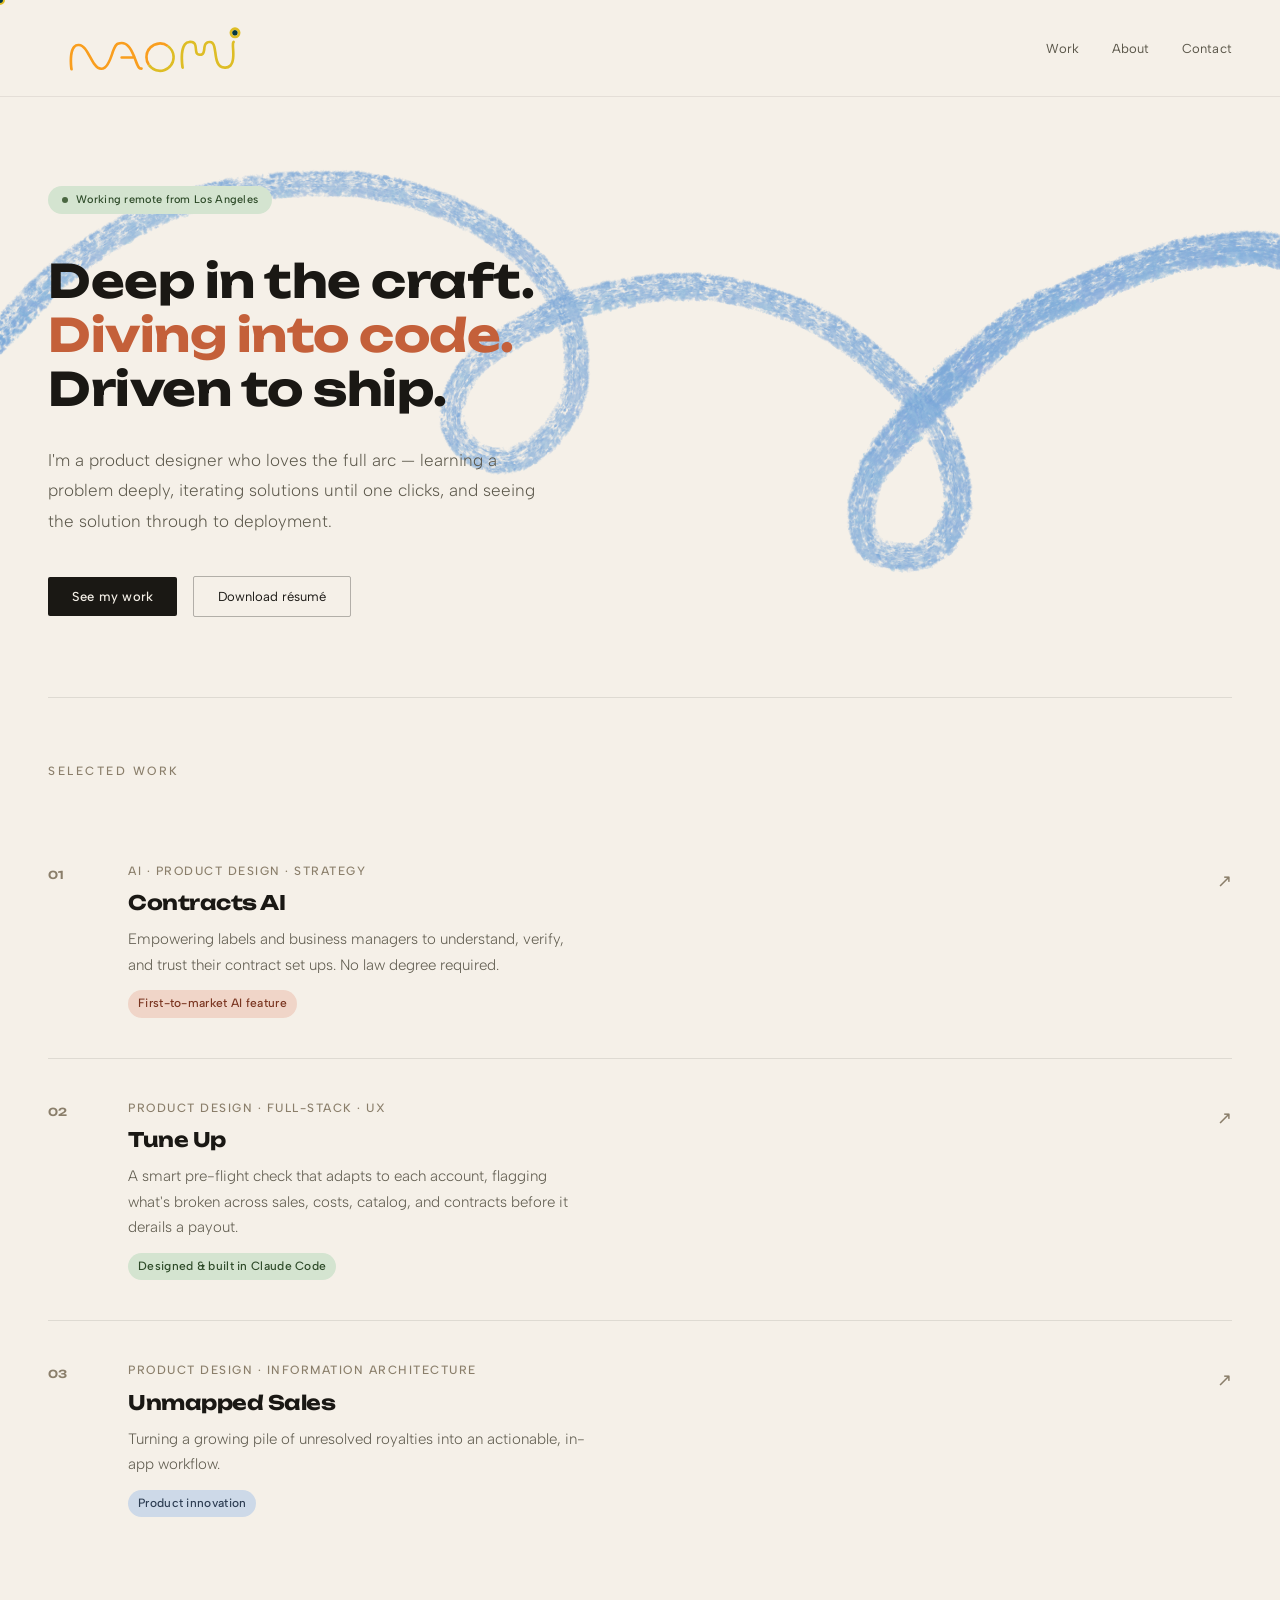
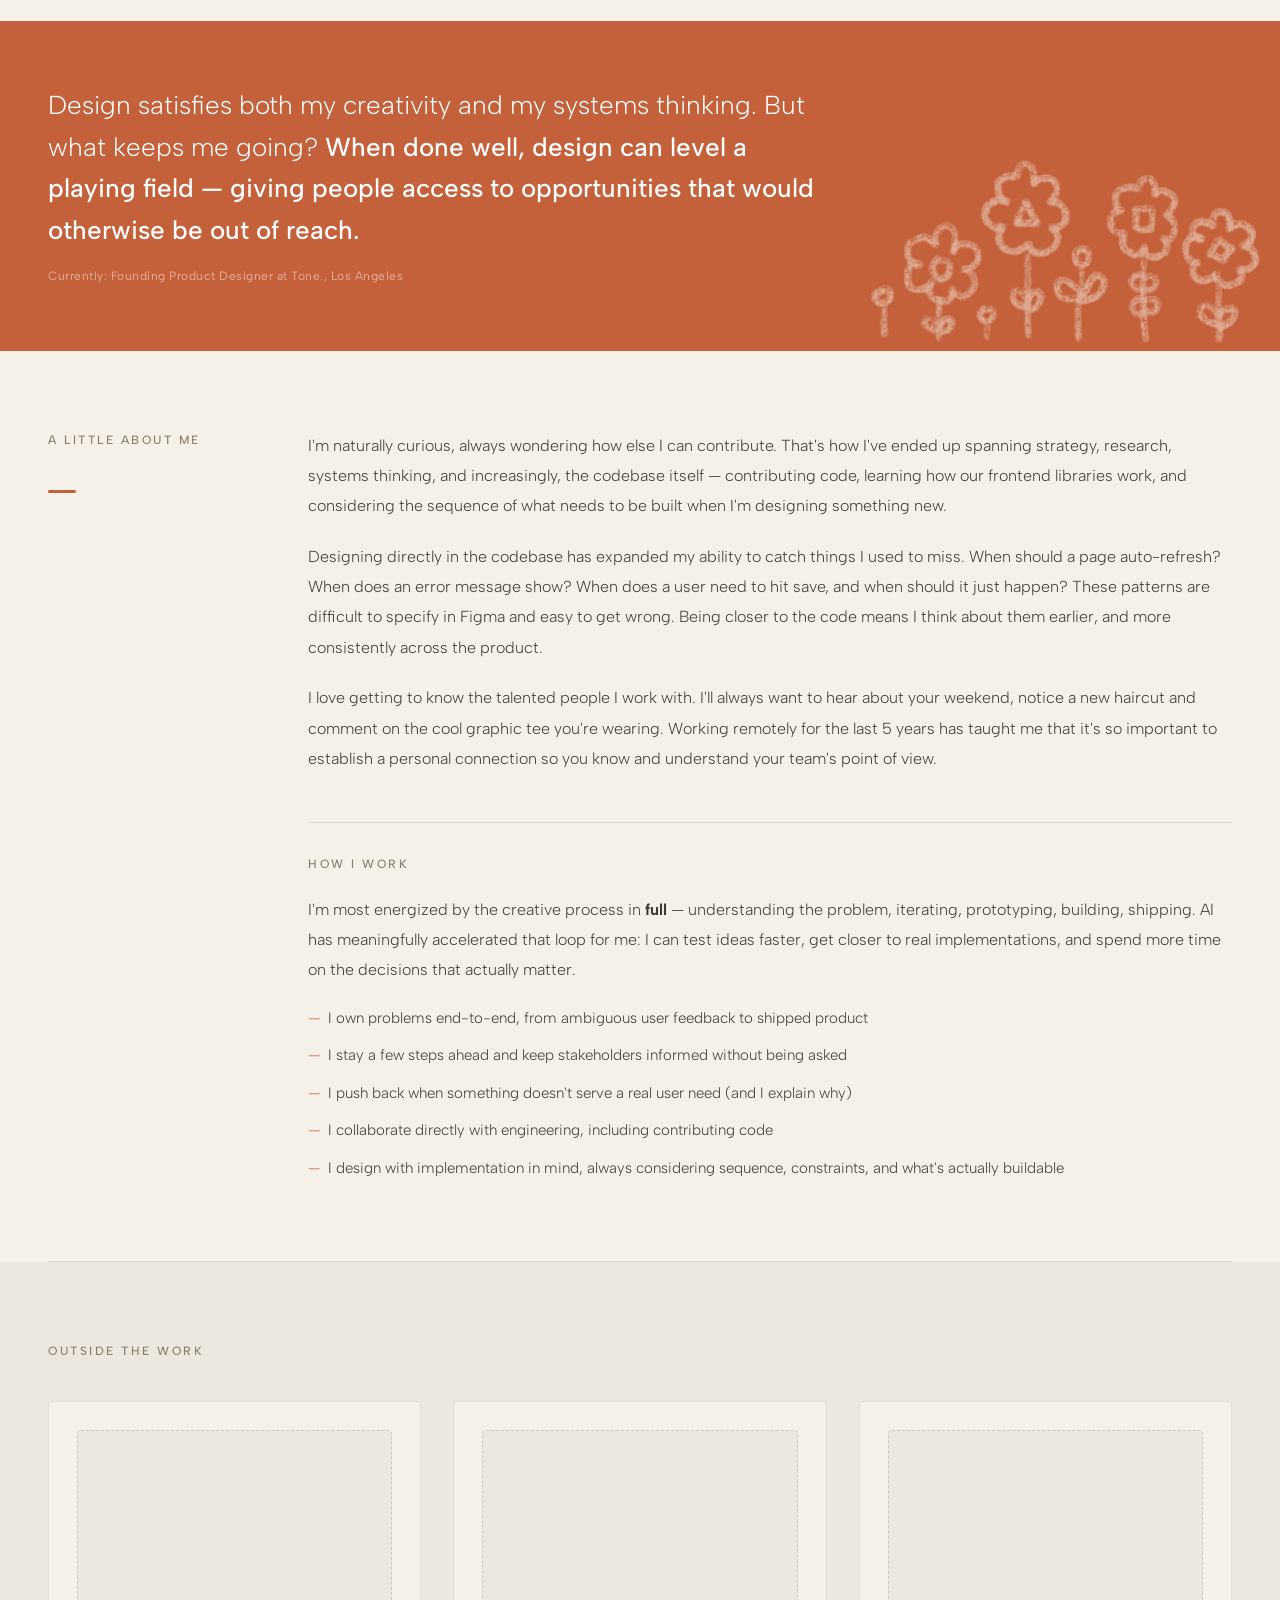
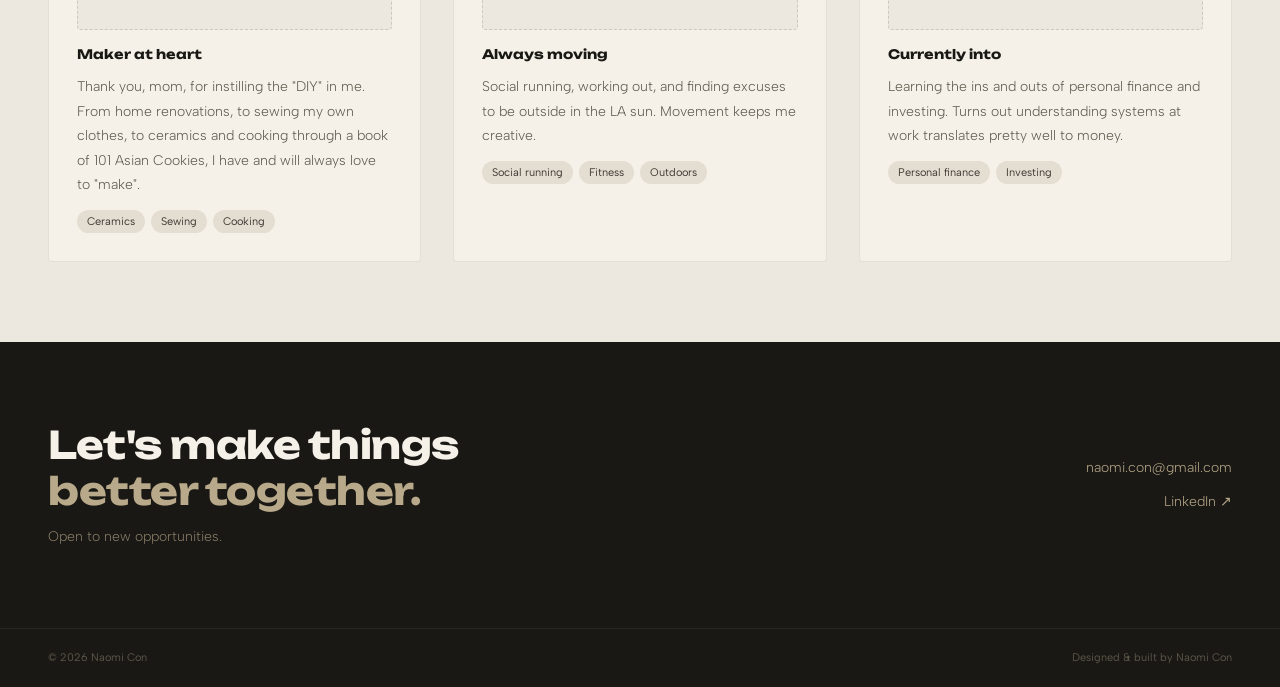
<file: index.html>
<!DOCTYPE html>
<html lang="en">
<head>
<meta charset="UTF-8">
<meta name="viewport" content="width=device-width, initial-scale=1.0">
<title>Naomi Con — Product Designer</title>
<link rel="icon" type="image/png" href="nc_favicon.png">
<link rel="preconnect" href="https://fonts.googleapis.com">
<link rel="preconnect" href="https://fonts.gstatic.com" crossorigin>
<link href="https://fonts.googleapis.com/css2?family=Unbounded:wght@600;700;900&family=Albert+Sans:ital,wght@0,300;0,400;0,500;1,300;1,400&display=swap" rel="stylesheet">
<link rel="stylesheet" href="styles.css">
</head>
<body>

<div class="cursor" id="cursor"></div>

<nav>
  <a class="nav-logo" href="index.html"><svg xmlns="http://www.w3.org/2000/svg" viewBox="0 0 231.81 88.94" height="80" aria-label="Naomi Con"><defs><style>.cls-1{fill:#043740;}.cls-2{fill:#f99e1e;}.cls-3{fill:#debd25;}</style></defs><path class="cls-1" d="M207.88,24.42A3.16,3.16,0,1,0,211,27.58,3.17,3.17,0,0,0,207.88,24.42Z"/><path class="cls-2" d="M104,65.93c-1.94,0-2.67-1.46-5.49-8.93-.4-1.08-.85-2.26-1.35-3.55-5.3-13.68-11.49-18.31-20.08-15C73.83,39.67,72,44.8,69.86,50.74c-2.57,7.2-5.5,15.36-10.66,15.36-4.43,0-7.83-6.28-11.12-12.36-3.7-6.82-7.51-13.87-13.68-14A7.68,7.68,0,0,0,28,42.27c-6.16,6.79-3.38,25.33-3.26,26.11a1.47,1.47,0,0,0,1.44,1.24l.23,0a1.46,1.46,0,0,0,1.22-1.66C26.9,63,25.86,49,30.2,44.23a4.84,4.84,0,0,1,4.06-1.61h.05c4.48.11,7.9,6.41,11.2,12.51C49.21,62,53,69,59.2,69c7.22,0,10.51-9.19,13.41-17.29,1.65-4.6,3.52-9.82,5.49-10.57C83,39.27,88.36,39.5,94,53.54H81.85a1.46,1.46,0,1,0,0,2.92h13.3l.6,1.58c2.89,7.65,4.09,10.82,8.22,10.82a1.46,1.46,0,1,0,0-2.92Z"/><path class="cls-3" d="M205.65,36.47c-1.78,1.1-1.6,4.12-1.31,9.12.34,5.81.81,13.76-2.53,17.3a6.64,6.64,0,0,1-5.13,1.93c-6.6,0-8-6.32-9.15-15.24-.88-6.54-1.79-13.3-7.5-13.3h-.13c-6.51.11-7.14,5.21-7.6,8.94s-.9,5.32-3.4,5.32h-.06c-2.24,0-2.64-1.12-3-5.16-.29-3.85-.74-9.67-8.79-9.1a8.18,8.18,0,0,0-6,3.25c-6,7.56-2.94,26.19-2.81,27a1.47,1.47,0,0,0,1.44,1.22l.24,0a1.45,1.45,0,0,0,1.2-1.68A77.2,77.2,0,0,1,150.29,56c-.09-6.93,1-12,3.05-14.63a5.31,5.31,0,0,1,4-2.15c4.92-.34,5.33,2,5.67,6.41.25,3.3.6,7.81,5.83,7.86h.09c5.32,0,5.88-4.55,6.29-7.88.5-4,1-6.32,4.76-6.39H180c3,0,3.73,4.08,4.62,10.76,1.07,7.92,2.39,17.78,12.05,17.78a9.56,9.56,0,0,0,7.26-2.85c4.2-4.45,3.69-13.13,3.31-19.47-.14-2.44-.33-5.77.05-6.55a1.47,1.47,0,0,0,.36-1.93A1.45,1.45,0,0,0,205.65,36.47Z"/><path class="cls-3" d="M207.88,21.5A6.08,6.08,0,1,0,214,27.58,6.09,6.09,0,0,0,207.88,21.5Zm0,9.23A3.16,3.16,0,1,1,211,27.58,3.16,3.16,0,0,1,207.88,30.73Z"/><path class="cls-2" d="M108,54.71a16.47,16.47,0,0,0,3.2,9.77l2.09-2.09a13.65,13.65,0,0,1,19-19l2.09-2.09A16.56,16.56,0,0,0,108,54.71Z"/><path class="cls-3" d="M138.2,54.71a13.66,13.66,0,0,1-24.95,7.68l-2.09,2.09a16.57,16.57,0,1,0,23.15-23.15l-2.09,2.09A13.64,13.64,0,0,1,138.2,54.71Z"/></svg></a>
  <ul class="nav-links">
    <li><a href="#work-anchor">Work</a></li>
    <li><a href="#about-anchor">About</a></li>
    <li><a href="#contact-anchor">Contact</a></li>
  </ul>
</nav>

<section class="hero">
  <div class="hero-content">
    <div class="hero-pill">
      <div class="hero-pill-dot"></div>
      <span>Working remote from Los Angeles</span>
    </div>
    <h1>Deep in the craft.<br><em>Diving into code.</em><br>Driven to ship.</h1>
    <p class="hero-sub">I'm a product designer who loves the full arc — learning a problem deeply, iterating solutions until one clicks, and seeing the solution through to deployment.</p>
    <div class="cta-row">
      <button class="btn-primary" onclick="document.getElementById('work-anchor').scrollIntoView({behavior:'smooth'})">See my work</button>
      <button class="btn-secondary" onclick="alert('Résumé coming soon!')">Download résumé</button>
    </div>
  </div>
</section>

<hr class="divider">

<section class="work-section" id="work-anchor">
  <p class="section-label">Selected work</p>
  <div class="work-grid">

    <a class="case-card" href="contracts.html">
      <div class="case-number">01</div>
      <div>
        <p class="case-tag">AI · Product Design · Strategy</p>
        <h2 class="case-title">Contracts AI</h2>
        <p class="case-desc">Empowering labels and business managers to understand, verify, and trust their contract set ups. No law degree required.</p>
        <span class="case-pill pill-terracotta">First-to-market AI feature</span>
      </div>
      <div class="case-arrow">↗</div>
    </a>

    <a class="case-card" href="homepage.html">
      <div class="case-number">02</div>
      <div>
        <p class="case-tag">Product Design · Full-stack · UX</p>
        <h2 class="case-title">Tune Up</h2>
        <p class="case-desc">A smart pre-flight check that adapts to each account, flagging what's broken across sales, costs, catalog, and contracts before it derails a payout.</p>
        <span class="case-pill pill-sage">Designed & built in Claude Code</span>
      </div>
      <div class="case-arrow">↗</div>
    </a>

    <a class="case-card" href="unmapped.html">
      <div class="case-number">03</div>
      <div>
        <p class="case-tag">Product Design · Information Architecture</p>
        <h2 class="case-title">Unmapped Sales</h2>
        <p class="case-desc">Turning a growing pile of unresolved royalties into an actionable, in-app workflow.</p>
        <span class="case-pill pill-blue">Product innovation</span>
      </div>
      <div class="case-arrow">↗</div>
    </a>

  </div>
</section>

<div class="color-band">
  <div class="color-band-content">
    <p class="color-band-text">Design satisfies both my creativity and my systems thinking. But what keeps me going? <strong>When done well, design can level a playing field — giving people access to opportunities that would otherwise be out of reach.</strong></p>
    <p class="color-band-sub">Currently: Founding Product Designer at Tone., Los Angeles</p>
  </div>
  <div class="color-band-img-wrap">
    <img class="color-band-img" src="images/Garden.png" alt="">
  </div>
</div>

<section class="about-section" id="about-anchor">
  <div class="about-grid">
    <div>
      <p class="section-label">A little about me</p>
      <div class="about-accent"></div>
    </div>
    <div>
      <div class="about-body">
        <p>I'm naturally curious, always wondering how else I can contribute. That's how I've ended up spanning strategy, research, systems thinking, and increasingly, the codebase itself — contributing code, learning how our frontend libraries work, and considering the sequence of what needs to be built when I'm designing something new.</p>
        <p>Designing directly in the codebase has expanded my ability to catch things I used to miss. When should a page auto-refresh? When does an error message show? When does a user need to hit save, and when should it just happen? These patterns are difficult to specify in Figma and easy to get wrong. Being closer to the code means I think about them earlier, and more consistently across the product.</p>
        <p>I love getting to know the talented people I work with. I'll always want to hear about your weekend, notice a new haircut and comment on the cool graphic tee you're wearing. Working remotely for the last 5 years has taught me that it's so important to establish a personal connection so you know and understand your team's point of view.</p>
      </div>
      <div class="how-i-work">
        <p class="how-label">How I work</p>
        <div class="about-body">
          <p>I'm most energized by the creative process in <strong>full</strong> — understanding the problem, iterating, prototyping, building, shipping. AI has meaningfully accelerated that loop for me: I can test ideas faster, get closer to real implementations, and spend more time on the decisions that actually matter.</p>
        </div>
        <ul class="how-list">
          <li>I own problems end-to-end, from ambiguous user feedback to shipped product</li>
          <li>I stay a few steps ahead and keep stakeholders informed without being asked</li>
          <li>I push back when something doesn't serve a real user need (and I explain why)</li>
          <li>I collaborate directly with engineering, including contributing code</li>
          <li>I design with implementation in mind, always considering sequence, constraints, and what's actually buildable</li>
        </ul>
      </div>
    </div>
  </div>
</section>

<hr class="divider">

<section class="personal-section">
  <p class="section-label">Outside the work</p>
  <div class="personal-grid">
    <div class="personal-card">
      <div class="personal-card-icon"><div class="placeholder-sm"></div></div>
      <h3>Maker at heart</h3>
      <p>Thank you, mom, for instilling the "DIY" in me. From home renovations, to sewing my own clothes, to ceramics and cooking through a book of 101 Asian Cookies, I have and will always love to "make".</p>
      <div class="tag-row">
        <span class="personal-tag">Ceramics</span>
        <span class="personal-tag">Sewing</span>
        <span class="personal-tag">Cooking</span>
      </div>
    </div>
    <div class="personal-card">
      <div class="personal-card-icon"><div class="placeholder-sm"></div></div>
      <h3>Always moving</h3>
      <p>Social running, working out, and finding excuses to be outside in the LA sun. Movement keeps me creative.</p>
      <div class="tag-row">
        <span class="personal-tag">Social running</span>
        <span class="personal-tag">Fitness</span>
        <span class="personal-tag">Outdoors</span>
      </div>
    </div>
    <div class="personal-card">
      <div class="personal-card-icon"><div class="placeholder-sm"></div></div>
      <h3>Currently into</h3>
      <p>Learning the ins and outs of personal finance and investing. Turns out understanding systems at work translates pretty well to money.</p>
      <div class="tag-row">
        <span class="personal-tag">Personal finance</span>
        <span class="personal-tag">Investing</span>
      </div>
    </div>
  </div>
</section>

<div class="contact-section" id="contact-anchor">
  <div class="contact-left">
    <h2>Let's make things<br><em>better together.</em></h2>
    <p>Open to new opportunities.</p>
  </div>
  <div class="contact-links">
    <a class="contact-link" href="mailto:naomi.con@gmail.com">naomi.con@gmail.com</a>
    <a class="contact-link" href="https://www.linkedin.com/in/naomicon" target="_blank" rel="noopener">LinkedIn ↗</a>
  </div>
</div>

<div class="footer-bar">
  <p>© 2026 Naomi Con</p>
  <p>Designed & built by Naomi Con</p>
</div>

<script>
  const cursor = document.getElementById('cursor');
  document.addEventListener('mousemove', e => {
    cursor.style.left = e.clientX + 'px';
    cursor.style.top = e.clientY + 'px';
  });
  document.querySelectorAll('a, button, .case-card').forEach(el => {
    el.addEventListener('mouseenter', () => cursor.classList.add('hovering'));
    el.addEventListener('mouseleave', () => cursor.classList.remove('hovering'));
  });

  const cards = document.querySelectorAll('.case-card');
  cards.forEach((card, i) => {
    card.style.opacity = '0';
    card.style.transform = 'translateY(16px)';
    card.style.transition = `opacity 0.4s ease ${i * 0.1}s, transform 0.4s ease ${i * 0.1}s`;
    setTimeout(() => {
      card.style.opacity = '1';
      card.style.transform = 'translateY(0)';
    }, 100 + i * 100);
  });
</script>
</body>
</html>
</file>
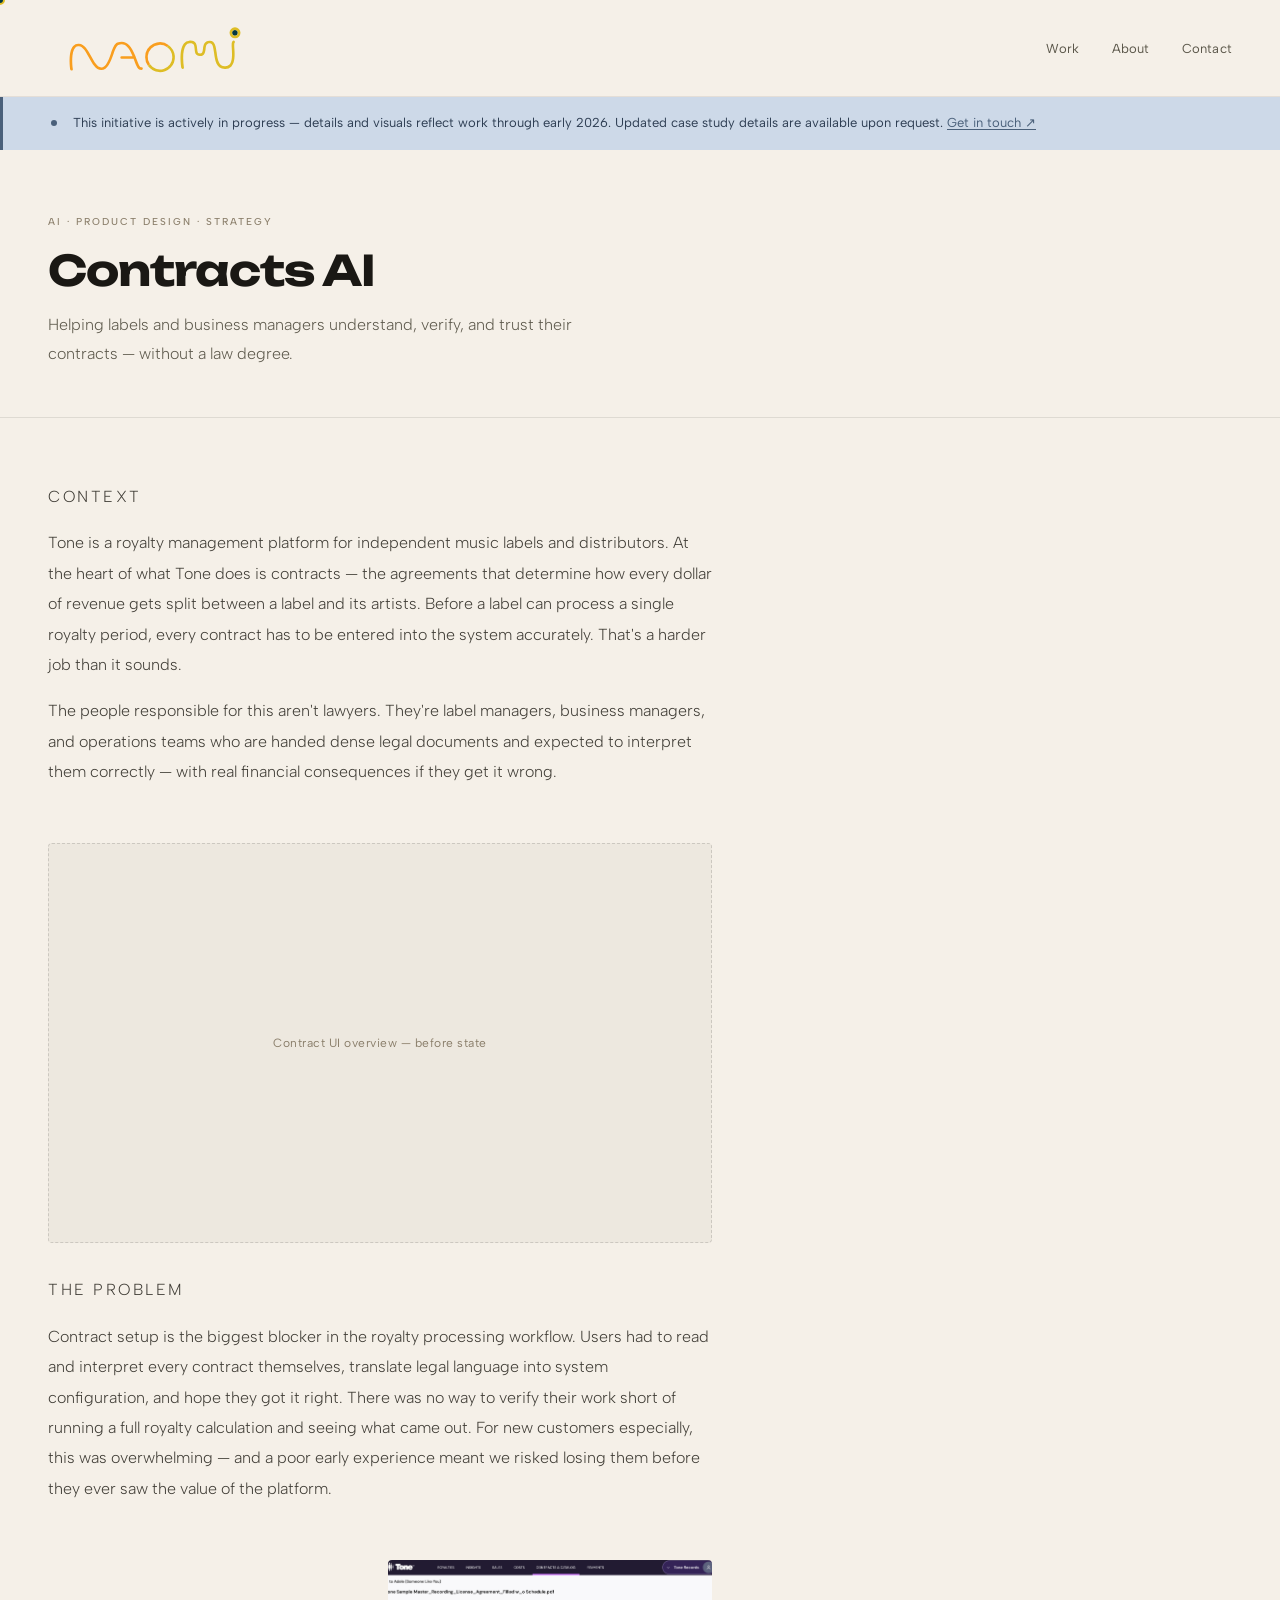
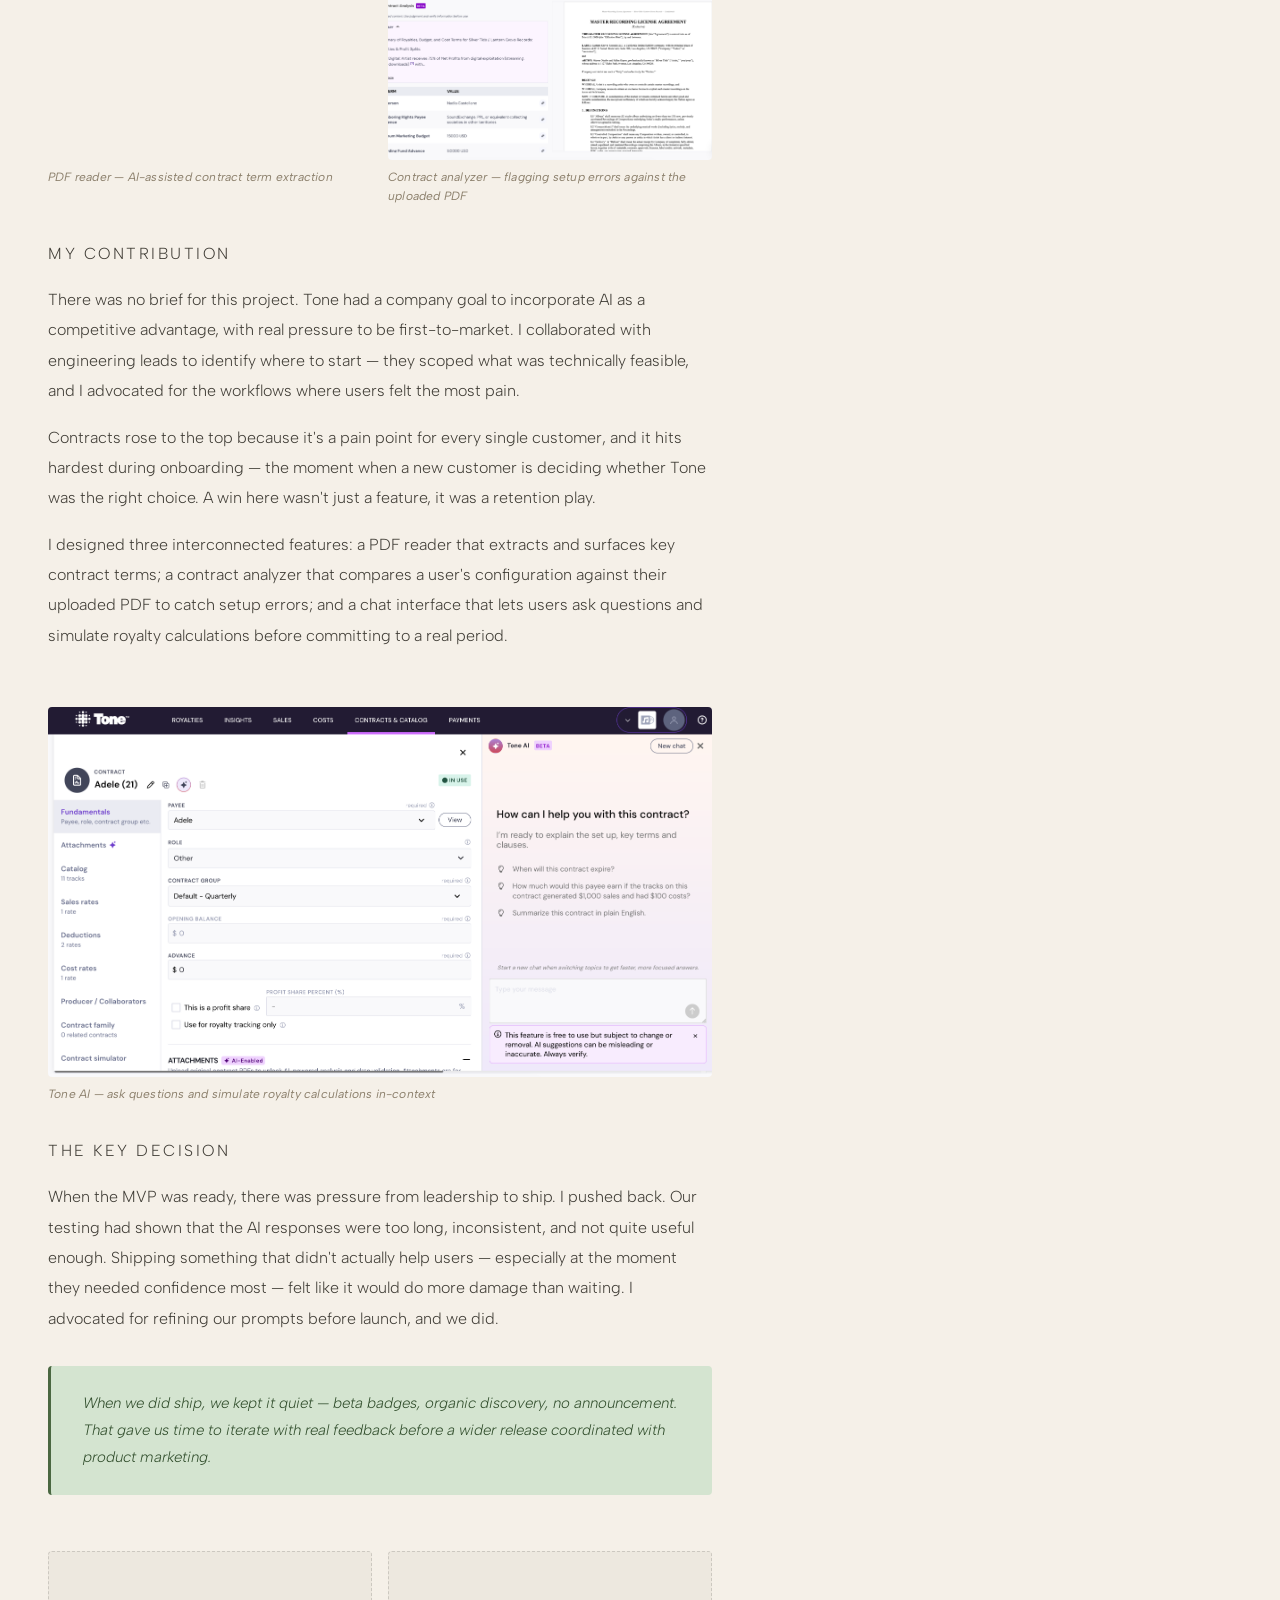
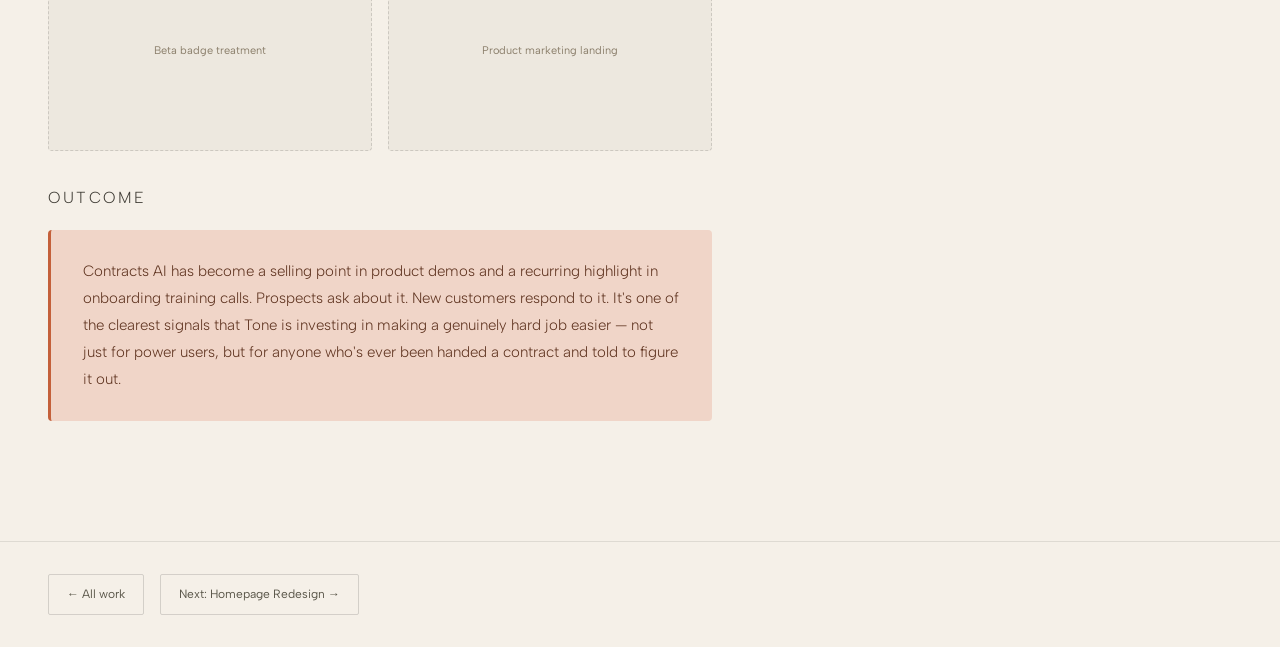
<file: contracts.html>
<!DOCTYPE html>
<html lang="en">
<head>
<meta charset="UTF-8">
<meta name="viewport" content="width=device-width, initial-scale=1.0">
<title>Contracts AI — Naomi Con</title>
<link rel="icon" type="image/png" href="nc_favicon.png">
<link rel="preconnect" href="https://fonts.googleapis.com">
<link rel="preconnect" href="https://fonts.gstatic.com" crossorigin>
<link href="https://fonts.googleapis.com/css2?family=Unbounded:wght@600;700;900&family=Albert+Sans:ital,wght@0,300;0,400;0,500;1,300;1,400&display=swap" rel="stylesheet">
<link rel="stylesheet" href="styles.css">
</head>
<body>

<div class="cursor" id="cursor"></div>

<nav>
  <a class="nav-logo" href="index.html"><svg xmlns="http://www.w3.org/2000/svg" viewBox="0 0 231.81 88.94" height="80" aria-label="Naomi Con"><defs><style>.cls-1{fill:#043740;}.cls-2{fill:#f99e1e;}.cls-3{fill:#debd25;}</style></defs><path class="cls-1" d="M207.88,24.42A3.16,3.16,0,1,0,211,27.58,3.17,3.17,0,0,0,207.88,24.42Z"/><path class="cls-2" d="M104,65.93c-1.94,0-2.67-1.46-5.49-8.93-.4-1.08-.85-2.26-1.35-3.55-5.3-13.68-11.49-18.31-20.08-15C73.83,39.67,72,44.8,69.86,50.74c-2.57,7.2-5.5,15.36-10.66,15.36-4.43,0-7.83-6.28-11.12-12.36-3.7-6.82-7.51-13.87-13.68-14A7.68,7.68,0,0,0,28,42.27c-6.16,6.79-3.38,25.33-3.26,26.11a1.47,1.47,0,0,0,1.44,1.24l.23,0a1.46,1.46,0,0,0,1.22-1.66C26.9,63,25.86,49,30.2,44.23a4.84,4.84,0,0,1,4.06-1.61h.05c4.48.11,7.9,6.41,11.2,12.51C49.21,62,53,69,59.2,69c7.22,0,10.51-9.19,13.41-17.29,1.65-4.6,3.52-9.82,5.49-10.57C83,39.27,88.36,39.5,94,53.54H81.85a1.46,1.46,0,1,0,0,2.92h13.3l.6,1.58c2.89,7.65,4.09,10.82,8.22,10.82a1.46,1.46,0,1,0,0-2.92Z"/><path class="cls-3" d="M205.65,36.47c-1.78,1.1-1.6,4.12-1.31,9.12.34,5.81.81,13.76-2.53,17.3a6.64,6.64,0,0,1-5.13,1.93c-6.6,0-8-6.32-9.15-15.24-.88-6.54-1.79-13.3-7.5-13.3h-.13c-6.51.11-7.14,5.21-7.6,8.94s-.9,5.32-3.4,5.32h-.06c-2.24,0-2.64-1.12-3-5.16-.29-3.85-.74-9.67-8.79-9.1a8.18,8.18,0,0,0-6,3.25c-6,7.56-2.94,26.19-2.81,27a1.47,1.47,0,0,0,1.44,1.22l.24,0a1.45,1.45,0,0,0,1.2-1.68A77.2,77.2,0,0,1,150.29,56c-.09-6.93,1-12,3.05-14.63a5.31,5.31,0,0,1,4-2.15c4.92-.34,5.33,2,5.67,6.41.25,3.3.6,7.81,5.83,7.86h.09c5.32,0,5.88-4.55,6.29-7.88.5-4,1-6.32,4.76-6.39H180c3,0,3.73,4.08,4.62,10.76,1.07,7.92,2.39,17.78,12.05,17.78a9.56,9.56,0,0,0,7.26-2.85c4.2-4.45,3.69-13.13,3.31-19.47-.14-2.44-.33-5.77.05-6.55a1.47,1.47,0,0,0,.36-1.93A1.45,1.45,0,0,0,205.65,36.47Z"/><path class="cls-3" d="M207.88,21.5A6.08,6.08,0,1,0,214,27.58,6.09,6.09,0,0,0,207.88,21.5Zm0,9.23A3.16,3.16,0,1,1,211,27.58,3.16,3.16,0,0,1,207.88,30.73Z"/><path class="cls-2" d="M108,54.71a16.47,16.47,0,0,0,3.2,9.77l2.09-2.09a13.65,13.65,0,0,1,19-19l2.09-2.09A16.56,16.56,0,0,0,108,54.71Z"/><path class="cls-3" d="M138.2,54.71a13.66,13.66,0,0,1-24.95,7.68l-2.09,2.09a16.57,16.57,0,1,0,23.15-23.15l-2.09,2.09A13.64,13.64,0,0,1,138.2,54.71Z"/></svg></a>
  <ul class="nav-links">
    <li><a href="index.html">Work</a></li>
    <li><a href="index.html#about-anchor">About</a></li>
    <li><a href="index.html#contact-anchor">Contact</a></li>
  </ul>
</nav>
<div class="wip-banner">
  <div class="wip-banner-dot"></div>
  <p>This initiative is actively in progress — details and visuals reflect work through early 2026. Updated case study details are available upon request. <a href="mailto:naomi.con@gmail.com">Get in touch ↗</a></p>
</div>
<div class="case-study-header">
  <p class="case-tag" style="font-size:10px;letter-spacing:2px;text-transform:uppercase;color:var(--ink-muted);font-weight:500;margin-bottom:1rem;">AI · Product Design · Strategy</p>
  <h1>Contracts AI</h1>
  <p class="lead">Helping labels and business managers understand, verify, and trust their contracts — without a law degree.</p>
</div>
<div class="case-study-body">
  <div class="cs-section">
    <p class="cs-section-label">Context</p>
    <p>Tone is a royalty management platform for independent music labels and distributors. At the heart of what Tone does is contracts — the agreements that determine how every dollar of revenue gets split between a label and its artists. Before a label can process a single royalty period, every contract has to be entered into the system accurately. That's a harder job than it sounds.</p>
    <p>The people responsible for this aren't lawyers. They're label managers, business managers, and operations teams who are handed dense legal documents and expected to interpret them correctly — with real financial consequences if they get it wrong.</p>
  </div>
  <div class="placeholder-img tall"><span>Contract UI overview — before state</span></div>
  <div class="cs-section">
    <p class="cs-section-label">The problem</p>
    <p>Contract setup is the biggest blocker in the royalty processing workflow. Users had to read and interpret every contract themselves, translate legal language into system configuration, and hope they got it right. There was no way to verify their work short of running a full royalty calculation and seeing what came out. For new customers especially, this was overwhelming — and a poor early experience meant we risked losing them before they ever saw the value of the platform.</p>
  </div>
  <div class="placeholder-row">
    <figure>
      <video src="images/Contract-check.mp4" autoplay loop muted playsinline style="height:200px;width:100%;object-fit:cover;display:block;border-radius:4px;padding:0;border:none;"></video>
      <figcaption class="cs-caption">PDF reader — AI-assisted contract term extraction</figcaption>
    </figure>
    <figure>
      <img src="images/contract-analyzer.png" alt="Contract analyzer" style="width:100%;height:200px;object-fit:cover;object-position:top;display:block;border-radius:4px;">
      <figcaption class="cs-caption">Contract analyzer — flagging setup errors against the uploaded PDF</figcaption>
    </figure>
  </div>
  <div class="cs-section">
    <p class="cs-section-label">My contribution</p>
    <p>There was no brief for this project. Tone had a company goal to incorporate AI as a competitive advantage, with real pressure to be first-to-market. I collaborated with engineering leads to identify where to start — they scoped what was technically feasible, and I advocated for the workflows where users felt the most pain.</p>
    <p>Contracts rose to the top because it's a pain point for every single customer, and it hits hardest during onboarding — the moment when a new customer is deciding whether Tone was the right choice. A win here wasn't just a feature, it was a retention play.</p>
    <p>I designed three interconnected features: a PDF reader that extracts and surfaces key contract terms; a contract analyzer that compares a user's configuration against their uploaded PDF to catch setup errors; and a chat interface that lets users ask questions and simulate royalty calculations before committing to a real period.</p>
  </div>
  <figure class="cs-figure">
    <img src="images/contract-chat.png" alt="AI chat interface" class="cs-img" style="margin:0;">
    <figcaption class="cs-caption">Tone AI — ask questions and simulate royalty calculations in-context</figcaption>
  </figure>
  <div class="cs-section">
    <p class="cs-section-label">The key decision</p>
    <p>When the MVP was ready, there was pressure from leadership to ship. I pushed back. Our testing had shown that the AI responses were too long, inconsistent, and not quite useful enough. Shipping something that didn't actually help users — especially at the moment they needed confidence most — felt like it would do more damage than waiting. I advocated for refining our prompts before launch, and we did.</p>
    <div class="cs-accent-band"><p>When we did ship, we kept it quiet — beta badges, organic discovery, no announcement. That gave us time to iterate with real feedback before a wider release coordinated with product marketing.</p></div>
  </div>
  <div class="placeholder-row">
    <div class="placeholder-sm"><span>Beta badge treatment</span></div>
    <div class="placeholder-sm"><span>Product marketing landing</span></div>
  </div>
  <div class="cs-section">
    <p class="cs-section-label">Outcome</p>
    <div class="outcome-card"><p>Contracts AI has become a selling point in product demos and a recurring highlight in onboarding training calls. Prospects ask about it. New customers respond to it. It's one of the clearest signals that Tone is investing in making a genuinely hard job easier — not just for power users, but for anyone who's ever been handed a contract and told to figure it out.</p></div>
  </div>
</div>
<div class="nav-case">
  <a class="nav-case-btn" href="index.html">← All work</a>
  <a class="nav-case-btn" href="homepage.html">Next: Homepage Redesign →</a>
</div>

<script>
  const cursor = document.getElementById('cursor');
  document.addEventListener('mousemove', e => {
    cursor.style.left = e.clientX + 'px';
    cursor.style.top = e.clientY + 'px';
  });
  document.querySelectorAll('a, button, .nav-case-btn').forEach(el => {
    el.addEventListener('mouseenter', () => cursor.classList.add('hovering'));
    el.addEventListener('mouseleave', () => cursor.classList.remove('hovering'));
  });
</script>
</body>
</html>
</file>
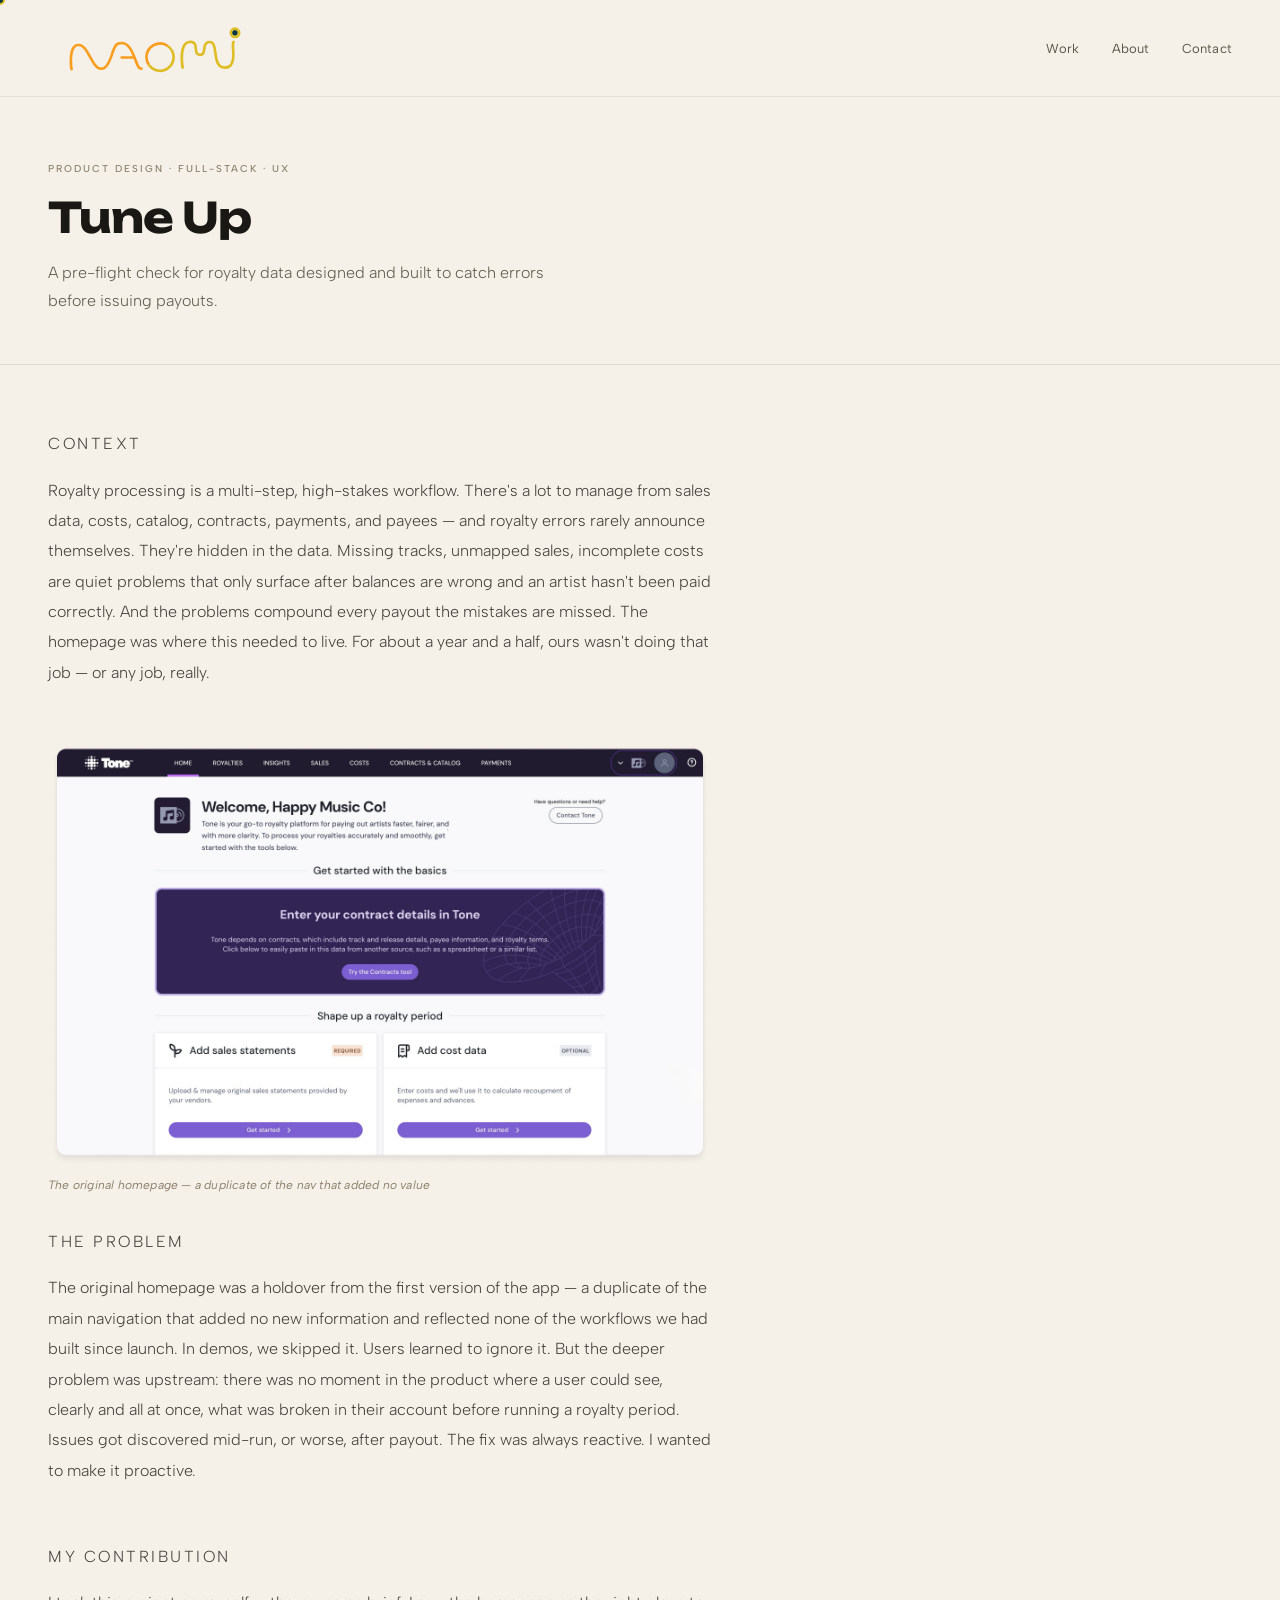
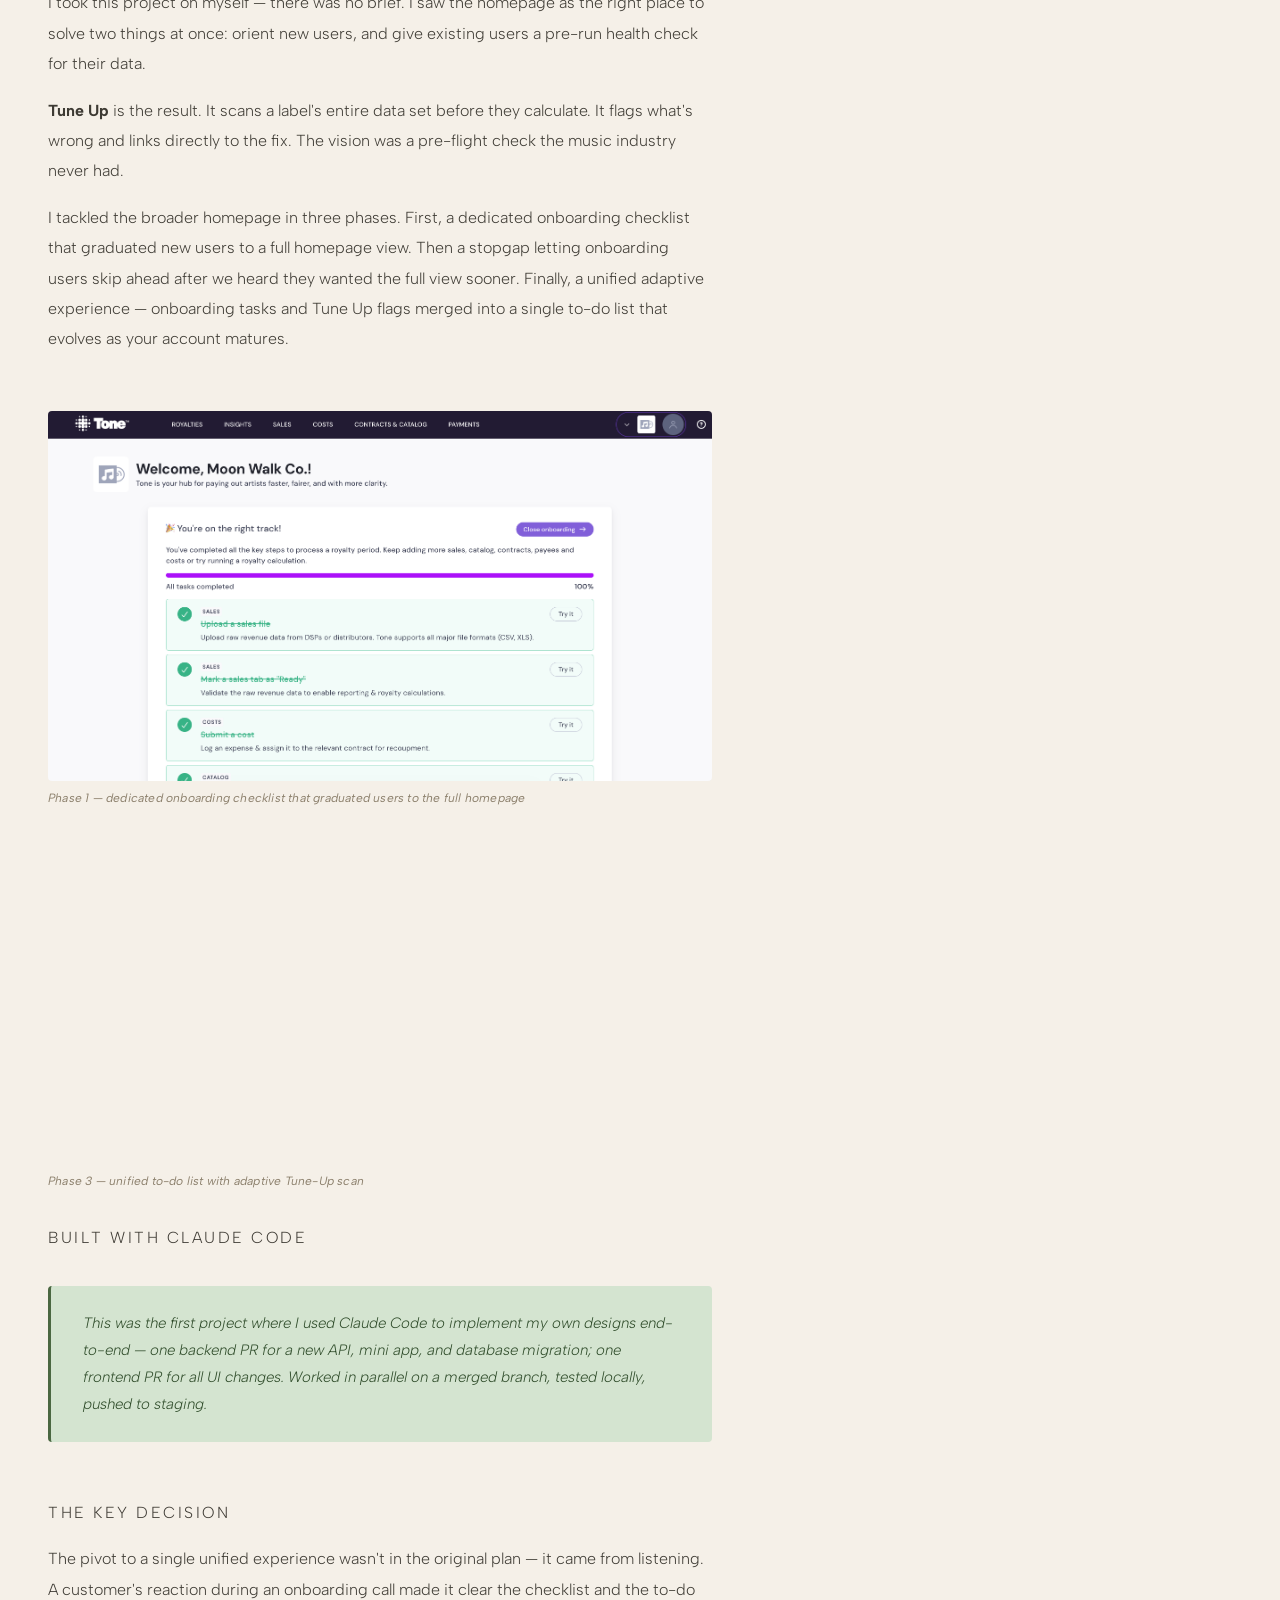
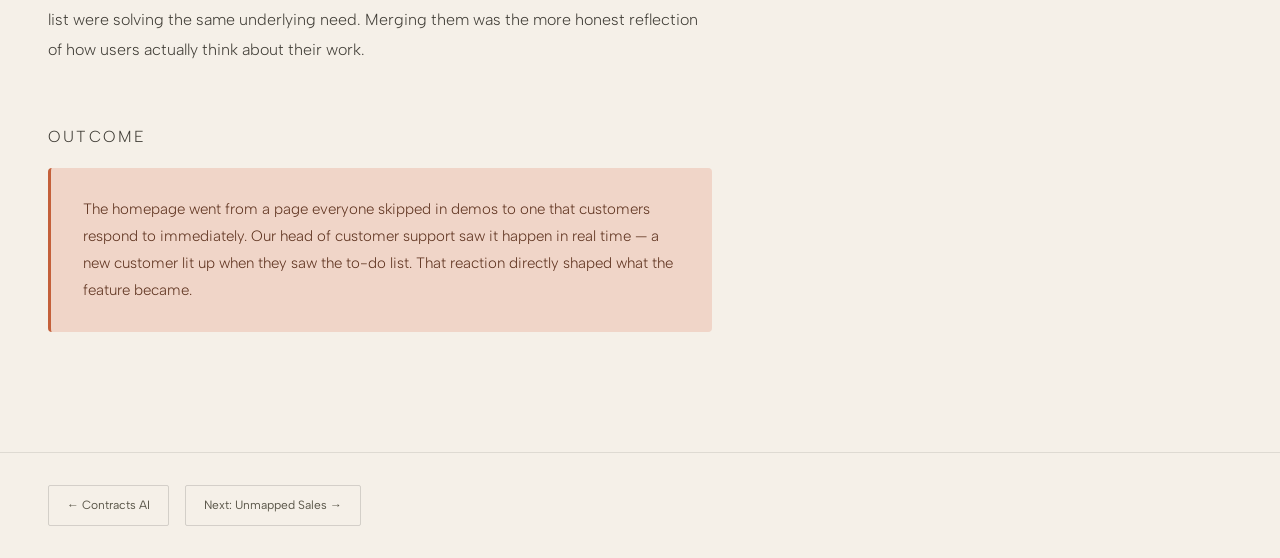
<file: homepage.html>
<!DOCTYPE html>
<html lang="en">
<head>
<meta charset="UTF-8">
<meta name="viewport" content="width=device-width, initial-scale=1.0">
<title>Tune Up on Tone - Naomi Con</title>
<link rel="icon" type="image/png" href="nc_favicon.png">
<link rel="preconnect" href="https://fonts.googleapis.com">
<link rel="preconnect" href="https://fonts.gstatic.com" crossorigin>
<link href="https://fonts.googleapis.com/css2?family=Unbounded:wght@600;700;900&family=Albert+Sans:ital,wght@0,300;0,400;0,500;1,300;1,400&display=swap" rel="stylesheet">
<link rel="stylesheet" href="styles.css">
</head>
<body>

<div class="cursor" id="cursor"></div>

<nav>
  <a class="nav-logo" href="index.html"><svg xmlns="http://www.w3.org/2000/svg" viewBox="0 0 231.81 88.94" height="80" aria-label="Naomi Con"><defs><style>.cls-1{fill:#043740;}.cls-2{fill:#f99e1e;}.cls-3{fill:#debd25;}</style></defs><path class="cls-1" d="M207.88,24.42A3.16,3.16,0,1,0,211,27.58,3.17,3.17,0,0,0,207.88,24.42Z"/><path class="cls-2" d="M104,65.93c-1.94,0-2.67-1.46-5.49-8.93-.4-1.08-.85-2.26-1.35-3.55-5.3-13.68-11.49-18.31-20.08-15C73.83,39.67,72,44.8,69.86,50.74c-2.57,7.2-5.5,15.36-10.66,15.36-4.43,0-7.83-6.28-11.12-12.36-3.7-6.82-7.51-13.87-13.68-14A7.68,7.68,0,0,0,28,42.27c-6.16,6.79-3.38,25.33-3.26,26.11a1.47,1.47,0,0,0,1.44,1.24l.23,0a1.46,1.46,0,0,0,1.22-1.66C26.9,63,25.86,49,30.2,44.23a4.84,4.84,0,0,1,4.06-1.61h.05c4.48.11,7.9,6.41,11.2,12.51C49.21,62,53,69,59.2,69c7.22,0,10.51-9.19,13.41-17.29,1.65-4.6,3.52-9.82,5.49-10.57C83,39.27,88.36,39.5,94,53.54H81.85a1.46,1.46,0,1,0,0,2.92h13.3l.6,1.58c2.89,7.65,4.09,10.82,8.22,10.82a1.46,1.46,0,1,0,0-2.92Z"/><path class="cls-3" d="M205.65,36.47c-1.78,1.1-1.6,4.12-1.31,9.12.34,5.81.81,13.76-2.53,17.3a6.64,6.64,0,0,1-5.13,1.93c-6.6,0-8-6.32-9.15-15.24-.88-6.54-1.79-13.3-7.5-13.3h-.13c-6.51.11-7.14,5.21-7.6,8.94s-.9,5.32-3.4,5.32h-.06c-2.24,0-2.64-1.12-3-5.16-.29-3.85-.74-9.67-8.79-9.1a8.18,8.18,0,0,0-6,3.25c-6,7.56-2.94,26.19-2.81,27a1.47,1.47,0,0,0,1.44,1.22l.24,0a1.45,1.45,0,0,0,1.2-1.68A77.2,77.2,0,0,1,150.29,56c-.09-6.93,1-12,3.05-14.63a5.31,5.31,0,0,1,4-2.15c4.92-.34,5.33,2,5.67,6.41.25,3.3.6,7.81,5.83,7.86h.09c5.32,0,5.88-4.55,6.29-7.88.5-4,1-6.32,4.76-6.39H180c3,0,3.73,4.08,4.62,10.76,1.07,7.92,2.39,17.78,12.05,17.78a9.56,9.56,0,0,0,7.26-2.85c4.2-4.45,3.69-13.13,3.31-19.47-.14-2.44-.33-5.77.05-6.55a1.47,1.47,0,0,0,.36-1.93A1.45,1.45,0,0,0,205.65,36.47Z"/><path class="cls-3" d="M207.88,21.5A6.08,6.08,0,1,0,214,27.58,6.09,6.09,0,0,0,207.88,21.5Zm0,9.23A3.16,3.16,0,1,1,211,27.58,3.16,3.16,0,0,1,207.88,30.73Z"/><path class="cls-2" d="M108,54.71a16.47,16.47,0,0,0,3.2,9.77l2.09-2.09a13.65,13.65,0,0,1,19-19l2.09-2.09A16.56,16.56,0,0,0,108,54.71Z"/><path class="cls-3" d="M138.2,54.71a13.66,13.66,0,0,1-24.95,7.68l-2.09,2.09a16.57,16.57,0,1,0,23.15-23.15l-2.09,2.09A13.64,13.64,0,0,1,138.2,54.71Z"/></svg></a>
  <ul class="nav-links">
    <li><a href="index.html">Work</a></li>
    <li><a href="index.html#about-anchor">About</a></li>
    <li><a href="index.html#contact-anchor">Contact</a></li>
  </ul>
</nav>

<div class="case-study-header">
  <p class="case-tag" style="font-size:10px;letter-spacing:2px;text-transform:uppercase;color:var(--ink-muted);font-weight:500;margin-bottom:1rem;">Product Design · Full-stack · UX</p>
  <h1>Tune Up</h1>
  <p class="lead">A pre-flight check for royalty data designed and built to catch errors before issuing payouts.</p>
</div>
<div class="case-study-body">
  <div class="cs-section">
    <p class="cs-section-label">Context</p>
    <p>Royalty processing is a multi-step, high-stakes workflow. There's a lot to manage from sales data, costs, catalog, contracts, payments, and payees — and royalty errors rarely announce themselves. They're hidden in the data. Missing tracks, unmapped sales, incomplete costs are quiet problems that only surface after balances are wrong and an artist hasn't been paid correctly. And the problems compound every payout the mistakes are missed.

The homepage was where this needed to live. For about a year and a half, ours wasn't doing that job — or any job, really.</p>
  </div>
  <figure class="cs-figure">
    <img src="images/homepage_before.png" alt="Original homepage — before state" class="cs-img" style="margin:0;">
    <figcaption class="cs-caption">The original homepage — a duplicate of the nav that added no value</figcaption>
  </figure>
  <div class="cs-section">
    <p class="cs-section-label">The problem</p>
    <p>The original homepage was a holdover from the first version of the app — a duplicate of the main navigation that added no new information and reflected none of the workflows we had built since launch. In demos, we skipped it. Users learned to ignore it.

But the deeper problem was upstream: there was no moment in the product where a user could see, clearly and all at once, what was broken in their account before running a royalty period. Issues got discovered mid-run, or worse, after payout. The fix was always reactive. I wanted to make it proactive.</p>
  </div>
  <div class="cs-section">
    <p class="cs-section-label">My contribution</p>
    <p>I took this project on myself — there was no brief. I saw the homepage as the right place to solve two things at once: orient new users, and give existing users a pre-run health check for their data.</p>
    <p><b>Tune Up</b> is the result. It scans a label's entire data set before they calculate. It flags what's wrong and links directly to the fix. The vision was a pre-flight check the music industry never had.</p>
    <p>I tackled the broader homepage in three phases. First, a dedicated onboarding checklist that graduated new users to a full homepage view. Then a stopgap letting onboarding users skip ahead after we heard they wanted the full view sooner. Finally, a unified adaptive experience — onboarding tasks and Tune Up flags merged into a single to-do list that evolves as your account matures.</p>
  </div>
  <div class="cs-media-stack">
    <figure>
      <img src="images/Onboarding-checklist.png" alt="Phase 1 — onboarding checklist" style="width:100%;height:auto;display:block;border-radius:4px;">
      <figcaption class="cs-caption">Phase 1 — dedicated onboarding checklist that graduated users to the full homepage</figcaption>
    </figure>
    <figure>
      <video src="images/Tune-Up-Scan-Phase-2.mp4" autoplay loop muted playsinline style="width:100%;height:auto;display:block;border-radius:4px;"></video>
      <figcaption class="cs-caption">Phase 3 — unified to-do list with adaptive Tune-Up scan</figcaption>
    </figure>
  </div>
  <div class="cs-section">
    <p class="cs-section-label">Built with Claude Code</p>
    <div class="cs-accent-band"><p>This was the first project where I used Claude Code to implement my own designs end-to-end — one backend PR for a new API, mini app, and database migration; one frontend PR for all UI changes. Worked in parallel on a merged branch, tested locally, pushed to staging.</p></div>
  </div>
  <div class="cs-section">
    <p class="cs-section-label">The key decision</p>
    <p>The pivot to a single unified experience wasn't in the original plan — it came from listening. A customer's reaction during an onboarding call made it clear the checklist and the to-do list were solving the same underlying need. Merging them was the more honest reflection of how users actually think about their work.</p>
  </div>
  <div class="cs-section">
    <p class="cs-section-label">Outcome</p>
    <div class="outcome-card"><p>The homepage went from a page everyone skipped in demos to one that customers respond to immediately. Our head of customer support saw it happen in real time — a new customer lit up when they saw the to-do list. That reaction directly shaped what the feature became.</p></div>
  </div>
</div>
<div class="nav-case">
  <a class="nav-case-btn" href="contracts.html">← Contracts AI</a>
  <a class="nav-case-btn" href="unmapped.html">Next: Unmapped Sales →</a>
</div>

<script>
  const cursor = document.getElementById('cursor');
  document.addEventListener('mousemove', e => {
    cursor.style.left = e.clientX + 'px';
    cursor.style.top = e.clientY + 'px';
  });
  document.querySelectorAll('a, button, .nav-case-btn').forEach(el => {
    el.addEventListener('mouseenter', () => cursor.classList.add('hovering'));
    el.addEventListener('mouseleave', () => cursor.classList.remove('hovering'));
  });
</script>
</body>
</html>
</file>
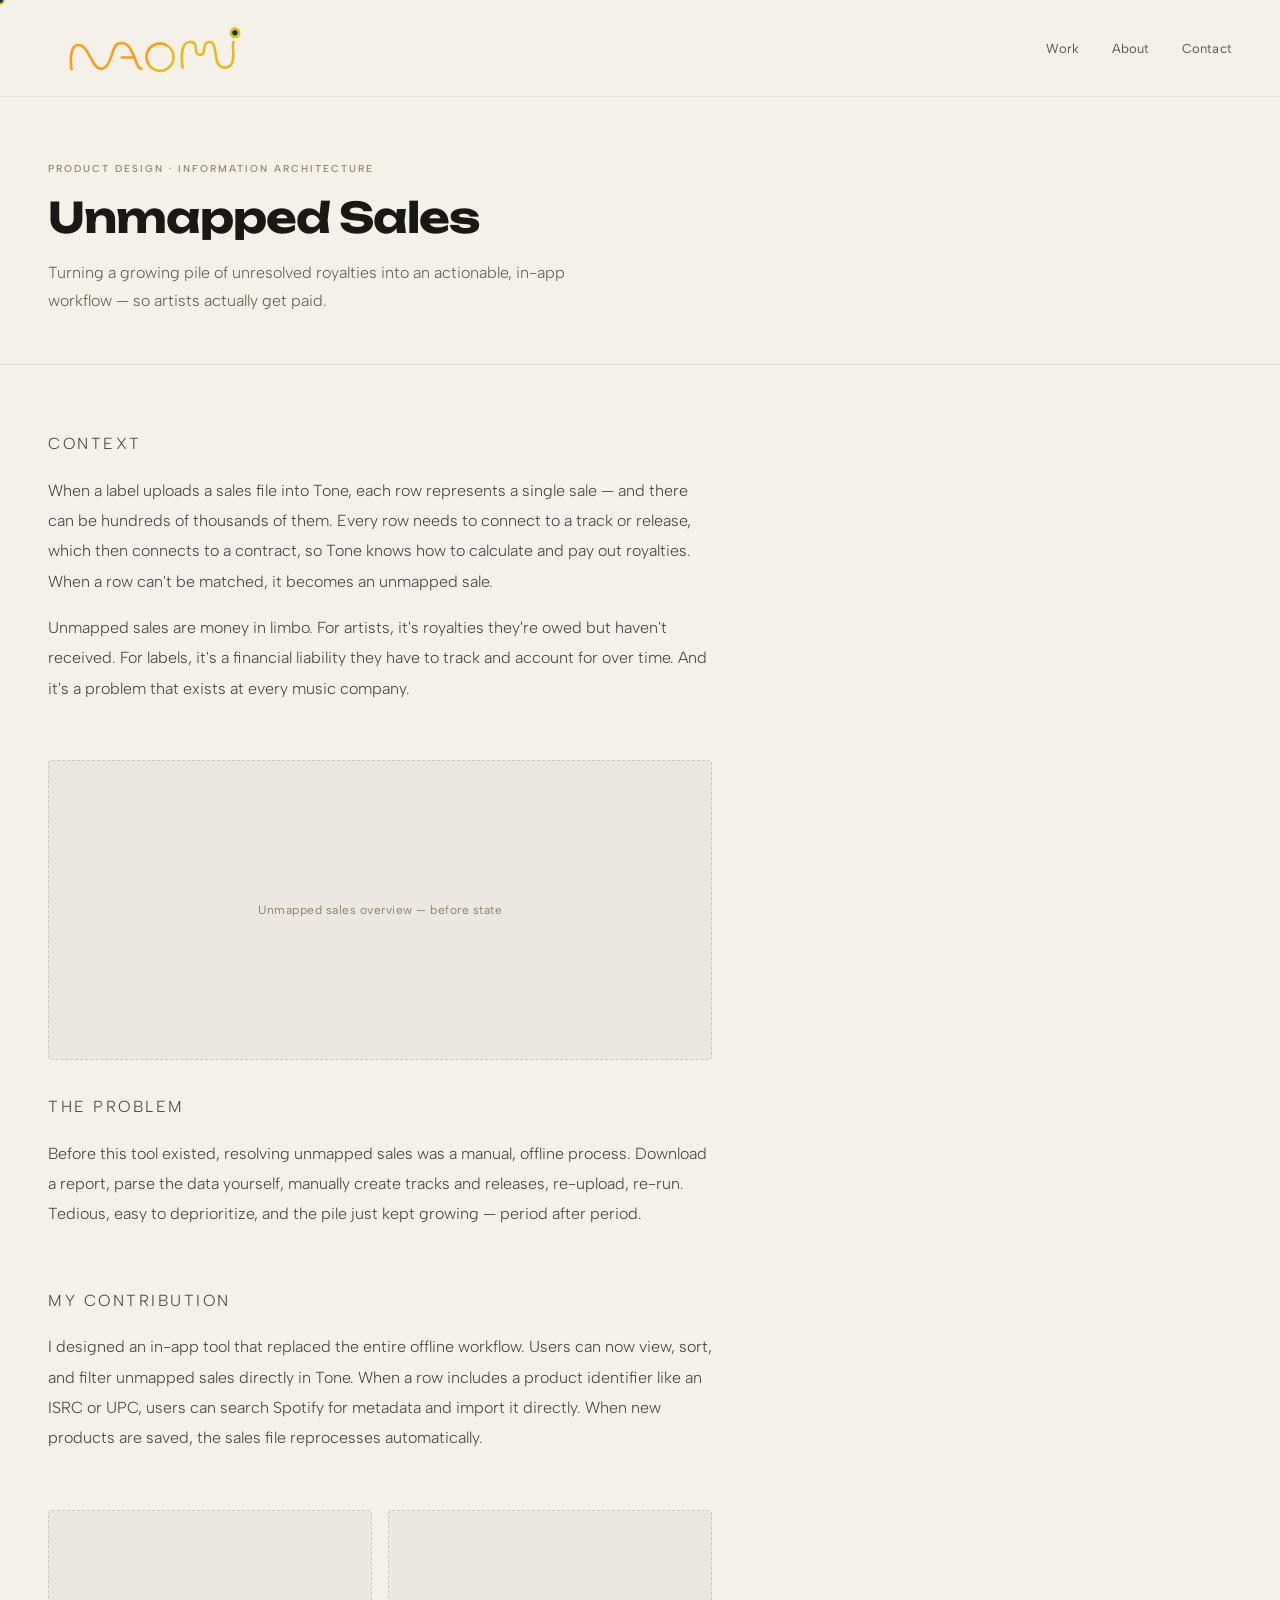
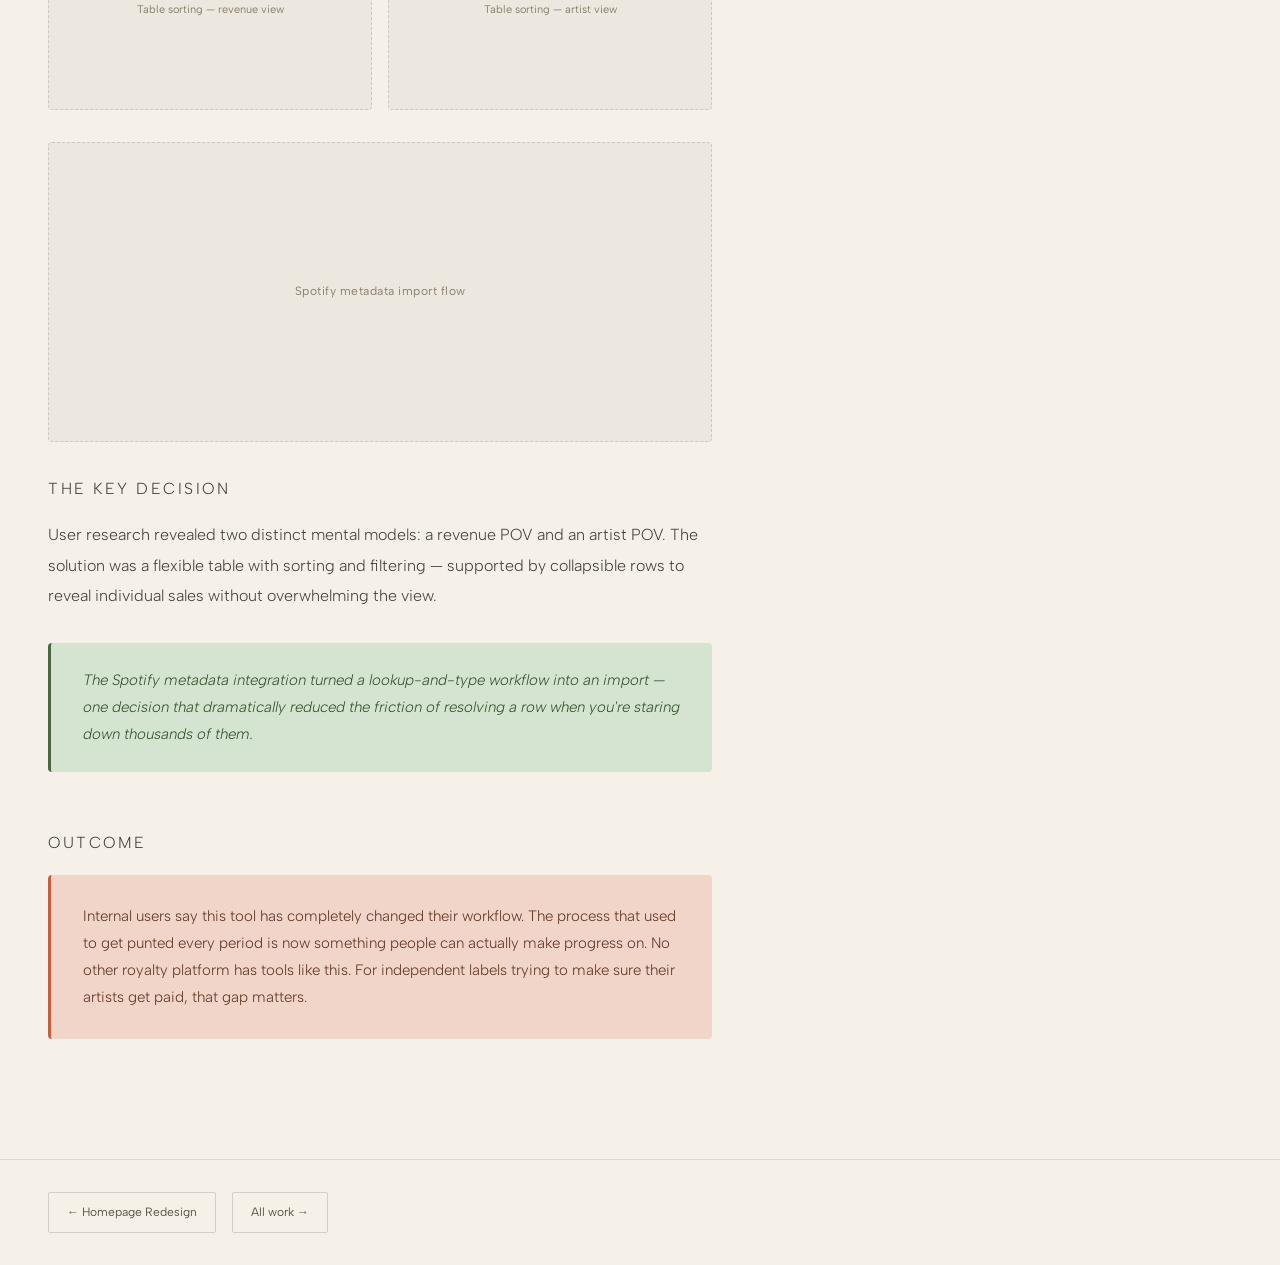
<file: unmapped.html>
<!DOCTYPE html>
<html lang="en">
<head>
<meta charset="UTF-8">
<meta name="viewport" content="width=device-width, initial-scale=1.0">
<title>Unmapped Sales — Naomi Con</title>
<link rel="icon" type="image/png" href="nc_favicon.png">
<link rel="preconnect" href="https://fonts.googleapis.com">
<link rel="preconnect" href="https://fonts.gstatic.com" crossorigin>
<link href="https://fonts.googleapis.com/css2?family=Unbounded:wght@600;700;900&family=Albert+Sans:ital,wght@0,300;0,400;0,500;1,300;1,400&display=swap" rel="stylesheet">
<link rel="stylesheet" href="styles.css">
</head>
<body>

<div class="cursor" id="cursor"></div>

<nav>
  <a class="nav-logo" href="index.html"><svg xmlns="http://www.w3.org/2000/svg" viewBox="0 0 231.81 88.94" height="80" aria-label="Naomi Con"><defs><style>.cls-1{fill:#043740;}.cls-2{fill:#f99e1e;}.cls-3{fill:#debd25;}</style></defs><path class="cls-1" d="M207.88,24.42A3.16,3.16,0,1,0,211,27.58,3.17,3.17,0,0,0,207.88,24.42Z"/><path class="cls-2" d="M104,65.93c-1.94,0-2.67-1.46-5.49-8.93-.4-1.08-.85-2.26-1.35-3.55-5.3-13.68-11.49-18.31-20.08-15C73.83,39.67,72,44.8,69.86,50.74c-2.57,7.2-5.5,15.36-10.66,15.36-4.43,0-7.83-6.28-11.12-12.36-3.7-6.82-7.51-13.87-13.68-14A7.68,7.68,0,0,0,28,42.27c-6.16,6.79-3.38,25.33-3.26,26.11a1.47,1.47,0,0,0,1.44,1.24l.23,0a1.46,1.46,0,0,0,1.22-1.66C26.9,63,25.86,49,30.2,44.23a4.84,4.84,0,0,1,4.06-1.61h.05c4.48.11,7.9,6.41,11.2,12.51C49.21,62,53,69,59.2,69c7.22,0,10.51-9.19,13.41-17.29,1.65-4.6,3.52-9.82,5.49-10.57C83,39.27,88.36,39.5,94,53.54H81.85a1.46,1.46,0,1,0,0,2.92h13.3l.6,1.58c2.89,7.65,4.09,10.82,8.22,10.82a1.46,1.46,0,1,0,0-2.92Z"/><path class="cls-3" d="M205.65,36.47c-1.78,1.1-1.6,4.12-1.31,9.12.34,5.81.81,13.76-2.53,17.3a6.64,6.64,0,0,1-5.13,1.93c-6.6,0-8-6.32-9.15-15.24-.88-6.54-1.79-13.3-7.5-13.3h-.13c-6.51.11-7.14,5.21-7.6,8.94s-.9,5.32-3.4,5.32h-.06c-2.24,0-2.64-1.12-3-5.16-.29-3.85-.74-9.67-8.79-9.1a8.18,8.18,0,0,0-6,3.25c-6,7.56-2.94,26.19-2.81,27a1.47,1.47,0,0,0,1.44,1.22l.24,0a1.45,1.45,0,0,0,1.2-1.68A77.2,77.2,0,0,1,150.29,56c-.09-6.93,1-12,3.05-14.63a5.31,5.31,0,0,1,4-2.15c4.92-.34,5.33,2,5.67,6.41.25,3.3.6,7.81,5.83,7.86h.09c5.32,0,5.88-4.55,6.29-7.88.5-4,1-6.32,4.76-6.39H180c3,0,3.73,4.08,4.62,10.76,1.07,7.92,2.39,17.78,12.05,17.78a9.56,9.56,0,0,0,7.26-2.85c4.2-4.45,3.69-13.13,3.31-19.47-.14-2.44-.33-5.77.05-6.55a1.47,1.47,0,0,0,.36-1.93A1.45,1.45,0,0,0,205.65,36.47Z"/><path class="cls-3" d="M207.88,21.5A6.08,6.08,0,1,0,214,27.58,6.09,6.09,0,0,0,207.88,21.5Zm0,9.23A3.16,3.16,0,1,1,211,27.58,3.16,3.16,0,0,1,207.88,30.73Z"/><path class="cls-2" d="M108,54.71a16.47,16.47,0,0,0,3.2,9.77l2.09-2.09a13.65,13.65,0,0,1,19-19l2.09-2.09A16.56,16.56,0,0,0,108,54.71Z"/><path class="cls-3" d="M138.2,54.71a13.66,13.66,0,0,1-24.95,7.68l-2.09,2.09a16.57,16.57,0,1,0,23.15-23.15l-2.09,2.09A13.64,13.64,0,0,1,138.2,54.71Z"/></svg></a>
  <ul class="nav-links">
    <li><a href="index.html">Work</a></li>
    <li><a href="index.html#about-anchor">About</a></li>
    <li><a href="index.html#contact-anchor">Contact</a></li>
  </ul>
</nav>

<div class="case-study-header">
  <p class="case-tag" style="font-size:10px;letter-spacing:2px;text-transform:uppercase;color:var(--ink-muted);font-weight:500;margin-bottom:1rem;">Product Design · Information Architecture</p>
  <h1>Unmapped Sales</h1>
  <p class="lead">Turning a growing pile of unresolved royalties into an actionable, in-app workflow — so artists actually get paid.</p>
</div>
<div class="case-study-body">
  <div class="cs-section">
    <p class="cs-section-label">Context</p>
    <p>When a label uploads a sales file into Tone, each row represents a single sale — and there can be hundreds of thousands of them. Every row needs to connect to a track or release, which then connects to a contract, so Tone knows how to calculate and pay out royalties. When a row can't be matched, it becomes an unmapped sale.</p>
    <p>Unmapped sales are money in limbo. For artists, it's royalties they're owed but haven't received. For labels, it's a financial liability they have to track and account for over time. And it's a problem that exists at every music company.</p>
  </div>
  <div class="placeholder-img"><span>Unmapped sales overview — before state</span></div>
  <div class="cs-section">
    <p class="cs-section-label">The problem</p>
    <p>Before this tool existed, resolving unmapped sales was a manual, offline process. Download a report, parse the data yourself, manually create tracks and releases, re-upload, re-run. Tedious, easy to deprioritize, and the pile just kept growing — period after period.</p>
  </div>
  <div class="cs-section">
    <p class="cs-section-label">My contribution</p>
    <p>I designed an in-app tool that replaced the entire offline workflow. Users can now view, sort, and filter unmapped sales directly in Tone. When a row includes a product identifier like an ISRC or UPC, users can search Spotify for metadata and import it directly. When new products are saved, the sales file reprocesses automatically.</p>
  </div>
  <div class="placeholder-row">
    <div class="placeholder-sm"><span>Table sorting — revenue view</span></div>
    <div class="placeholder-sm"><span>Table sorting — artist view</span></div>
  </div>
  <div class="placeholder-img"><span>Spotify metadata import flow</span></div>
  <div class="cs-section">
    <p class="cs-section-label">The key decision</p>
    <p>User research revealed two distinct mental models: a revenue POV and an artist POV. The solution was a flexible table with sorting and filtering — supported by collapsible rows to reveal individual sales without overwhelming the view.</p>
    <div class="cs-accent-band"><p>The Spotify metadata integration turned a lookup-and-type workflow into an import — one decision that dramatically reduced the friction of resolving a row when you're staring down thousands of them.</p></div>
  </div>
  <div class="cs-section">
    <p class="cs-section-label">Outcome</p>
    <div class="outcome-card"><p>Internal users say this tool has completely changed their workflow. The process that used to get punted every period is now something people can actually make progress on. No other royalty platform has tools like this. For independent labels trying to make sure their artists get paid, that gap matters.</p></div>
  </div>
</div>
<div class="nav-case">
  <a class="nav-case-btn" href="homepage.html">← Homepage Redesign</a>
  <a class="nav-case-btn" href="index.html">All work →</a>
</div>

<script>
  const cursor = document.getElementById('cursor');
  document.addEventListener('mousemove', e => {
    cursor.style.left = e.clientX + 'px';
    cursor.style.top = e.clientY + 'px';
  });
  document.querySelectorAll('a, button, .nav-case-btn').forEach(el => {
    el.addEventListener('mouseenter', () => cursor.classList.add('hovering'));
    el.addEventListener('mouseleave', () => cursor.classList.remove('hovering'));
  });
</script>
</body>
</html>
</file>
<file: styles.css>
*, *::before, *::after { box-sizing: border-box; margin: 0; padding: 0; }

:root {
  --cream: #F5F0E8;
  --cream-dark: #ede8df;
  --cream-mid: #e4ddd2;
  --ink: #1a1814;
  --ink-mid: #3d3a33;
  --ink-light: #5a5649;
  --ink-muted: #8a7e6a;
  --terracotta: #C4603A;
  --terracotta-light: #f0d5c8;
  --sage: #4a6741;
  --sage-light: #d4e4d0;
  --dusty-blue: #4a607a;
  --dusty-blue-light: #cdd9e8;
}

html { scroll-behavior: smooth; }

body {
  background: var(--cream);
  color: var(--ink);
  font-family: 'Albert Sans', sans-serif;
  font-weight: 400;
  line-height: 1.6;
  cursor: none;
}

/* Custom cursor */
.cursor {
  width: 10px;
  height: 10px;
  background: #043740;
  border: 2px solid #debd25;
  border-radius: 50%;
  position: fixed;
  top: 0; left: 0;
  pointer-events: none;
  z-index: 9999;
  transform: translate(-50%, -50%);
  transition: transform 0.15s ease, width 0.2s ease, height 0.2s ease, background 0.2s ease;
}
.cursor.hovering {
  width: 36px;
  height: 36px;
  background: transparent;
  border: 1.5px solid #043740;
}

/* Nav */
nav {
  display: flex;
  justify-content: space-between;
  align-items: center;
  padding: 0.5rem 3rem;
  background: var(--cream);
  position: sticky;
  top: 0;
  z-index: 100;
  border-bottom: 1px solid rgba(26,24,20,0.08);
}
.nav-logo {
  display: flex;
  align-items: center;
  cursor: none;
  text-decoration: none;
}
.nav-links { display: flex; gap: 2rem; list-style: none; }
.nav-links a {
  font-size: 13px;
  color: var(--ink-light);
  text-decoration: none;
  letter-spacing: 0.2px;
  transition: color 0.2s;
  cursor: none;
}
.nav-links a:hover { color: var(--ink); }

/* Hero */
.hero { position: relative; }
.hero::before {
  content: '';
  position: absolute;
  inset: 0;
  background-image: url('images/header-background.png');
  background-size: cover;
  background-position: center;
  background-repeat: no-repeat;
  opacity: 0.6;
  z-index: 0;
}
.hero-content { position: relative; z-index: 1; }
.hero-content { padding: 5.5rem 3rem 5rem; max-width: 860px; }
.hero-pill {
  display: inline-flex;
  align-items: center;
  gap: 8px;
  background: var(--sage-light);
  padding: 5px 14px;
  border-radius: 20px;
  margin-bottom: 2.5rem;
}
.hero-pill-dot {
  width: 6px; height: 6px;
  border-radius: 50%;
  background: var(--sage);
}
.hero-pill span {
  font-size: 11px;
  color: #2d4a28;
  font-weight: 500;
  letter-spacing: 0.3px;
}
.hero h1 {
  font-family: 'Unbounded', sans-serif;
  font-size: clamp(28px, 4.5vw, 46px);
  line-height: 1.18;
  letter-spacing: -0.5px;
  color: var(--ink);
  font-weight: 700;
  margin-bottom: 1.75rem;
}
.hero h1 em { color: var(--terracotta); font-style: normal; }
.hero-sub {
  font-size: 17px;
  color: var(--ink-light);
  max-width: 500px;
  line-height: 1.8;
  font-weight: 300;
  margin-bottom: 2.5rem;
}
.cta-row { display: flex; gap: 1rem; align-items: center; }

/* Buttons */
.btn-primary {
  background: var(--ink);
  color: var(--cream);
  border: none;
  padding: 12px 24px;
  font-family: 'Albert Sans', sans-serif;
  font-size: 13px;
  font-weight: 500;
  cursor: none;
  border-radius: 2px;
  transition: background 0.2s, transform 0.15s;
  letter-spacing: 0.2px;
}
.btn-primary:hover { background: #2d2820; transform: translateY(-1px); }
.btn-secondary {
  background: transparent;
  color: var(--ink);
  border: 1px solid rgba(26,24,20,0.3);
  padding: 12px 24px;
  font-family: 'Albert Sans', sans-serif;
  font-size: 13px;
  cursor: none;
  border-radius: 2px;
  transition: border-color 0.2s, transform 0.15s;
}
.btn-secondary:hover { border-color: var(--ink); transform: translateY(-1px); }

/* Divider */
.divider { border: none; border-top: 1px solid rgba(26,24,20,0.1); margin: 0 3rem; }

/* Section label */
.section-label {
  font-size: 12px;
  letter-spacing: 2.5px;
  text-transform: uppercase;
  color: var(--ink-muted);
  font-weight: 500;
  margin-bottom: 2.5rem;
}

/* Work section */
.work-section { padding: 4rem 3rem; }
.work-grid { display: grid; grid-template-columns: 1fr; gap: 1px; background: rgba(26,24,20,0.1); }
.case-card {
  background: var(--cream);
  padding: 2.5rem 0;
  display: grid;
  grid-template-columns: 48px 1fr auto;
  gap: 2rem;
  align-items: start;
  cursor: none;
  transition: background 0.2s, padding-left 0.2s;
  text-decoration: none;
  color: inherit;
}
.case-card:hover { background: var(--cream-dark); padding-left: 0.5rem; }
.case-number {
  font-family: 'Unbounded', sans-serif;
  font-size: 11px;
  color: var(--ink-muted);
  padding-top: 5px;
  font-weight: 600;
}
.case-tag {
  font-size: 12px;
  letter-spacing: 1.5px;
  text-transform: uppercase;
  color: var(--ink-muted);
  font-weight: 500;
  margin-bottom: 0.6rem;
}
.case-title {
  font-family: 'Unbounded', sans-serif;
  font-size: 20px;
  letter-spacing: -0.5px;
  color: var(--ink);
  line-height: 1.25;
  margin-bottom: 0.75rem;
  font-weight: 700;
}
.case-desc {
  font-size: 15px;
  color: var(--ink-light);
  line-height: 1.7;
  max-width: 460px;
  font-weight: 300;
}
.case-pill {
  display: inline-block;
  font-size: 12px;
  padding: 4px 10px;
  border-radius: 20px;
  font-weight: 500;
  margin-top: 0.75rem;
  letter-spacing: 0.3px;
}
.pill-terracotta { background: var(--terracotta-light); color: #7a3520; }
.pill-sage { background: var(--sage-light); color: #2d4a28; }
.pill-blue { background: var(--dusty-blue-light); color: #2d3d52; }
.case-arrow {
  font-size: 18px;
  color: var(--ink-muted);
  padding-top: 5px;
  transition: transform 0.2s, color 0.2s;
}
.case-card:hover .case-arrow { transform: translate(3px, -3px); color: var(--ink); }

/* Color band */
.color-band {
  background: var(--terracotta);
  padding: 4rem 3rem;
  position: relative;
  overflow: hidden;
}
.color-band-content { max-width: 66.666%; }
.color-band-text {
  font-family: 'Albert Sans', sans-serif;
  font-size: clamp(18px, 2.5vw, 26px);
  color: #fff;
  line-height: 1.6;
  font-weight: 300;
  margin-bottom: 1rem;
}
.color-band-text strong { font-weight: 500; }
.color-band-sub {
  font-size: 12px;
  color: rgba(255,255,255,0.5);
  letter-spacing: 0.5px;
}
.color-band-img-wrap {
  position: absolute;
  bottom: 0;
  right: 0;
  width: 33.333%;
}
.color-band-img {
  width: 100%;
  height: auto;
  display: block;
  opacity: 0.55;
}

/* Work-in-progress disclaimer */
.wip-banner {
  background: var(--dusty-blue-light);
  border-left: 3px solid var(--dusty-blue);
  padding: 1rem 3rem;
  display: flex;
  align-items: center;
  gap: 1rem;
}
.wip-banner-dot {
  width: 6px; height: 6px;
  border-radius: 50%;
  background: var(--dusty-blue);
  flex-shrink: 0;
}
.wip-banner p {
  font-size: 13px;
  color: #2d3d52;
  line-height: 1.6;
  font-weight: 400;
}
.wip-banner a {
  color: var(--dusty-blue);
  text-decoration: underline;
  text-underline-offset: 2px;
  cursor: none;
}
@media (max-width: 768px) {
  .wip-banner { padding: 1rem 1.5rem; }
}

/* About */
.about-section { padding: 5rem 3rem; }
.about-grid { display: grid; grid-template-columns: 180px 1fr; gap: 5rem; align-items: start; }
.about-accent { width: 28px; height: 3px; background: var(--terracotta); border-radius: 2px; margin-bottom: 1.5rem; }
.about-body p { font-size: 16px; color: var(--ink-mid); line-height: 1.9; margin-bottom: 1.25rem; font-weight: 300; }

/* How I work */
.how-i-work { margin-top: 3rem; padding-top: 2rem; border-top: 1px solid rgba(26,24,20,0.1); }
.how-label { font-size: 12px; letter-spacing: 2.5px; text-transform: uppercase; color: var(--ink-muted); font-weight: 500; margin-bottom: 1.25rem; }
.how-list { list-style: none; display: flex; flex-direction: column; gap: 0.75rem; }
.how-list li { font-size: 15px; color: var(--ink-mid); line-height: 1.7; padding-left: 1.25rem; position: relative; font-weight: 300; }
.how-list li::before { content: '—'; position: absolute; left: 0; color: var(--terracotta); }

/* Personal */
.personal-section { padding: 5rem 3rem; background: var(--cream-dark); }
.personal-grid { display: grid; grid-template-columns: repeat(3, 1fr); gap: 2rem; margin-top: 2.5rem; }
.personal-card {
  background: var(--cream);
  border-radius: 4px;
  padding: 1.75rem;
  border: 1px solid rgba(26,24,20,0.08);
  cursor: default;
  transition: transform 0.25s ease, box-shadow 0.25s ease, border-color 0.25s ease;
}
.personal-card:hover {
  transform: translateY(-5px);
  box-shadow: 0 12px 32px rgba(26,24,20,0.09);
  border-color: rgba(26,24,20,0.15);
}
.personal-card-icon { margin-bottom: 1rem; }
.personal-card-icon img { width: 48px; height: 48px; border-radius: 8px; object-fit: cover; background: var(--cream-mid); display: block; }
.personal-card h3 { font-family: 'Unbounded', sans-serif; font-size: 13px; color: var(--ink); margin-bottom: 0.75rem; font-weight: 700; line-height: 1.3; }
.personal-card p { font-size: 14px; color: var(--ink-light); line-height: 1.75; font-weight: 300; }
.tag-row { display: flex; flex-wrap: wrap; gap: 6px; margin-top: 0.75rem; }
.personal-tag { font-size: 11px; padding: 3px 10px; border-radius: 20px; background: var(--cream-mid); color: var(--ink-mid); }

/* Contact */
.contact-section { background: var(--ink); padding: 5rem 3rem; display: flex; justify-content: space-between; align-items: center; gap: 2rem; }
.contact-left h2 { font-family: 'Unbounded', sans-serif; font-size: clamp(24px, 3.5vw, 38px); color: var(--cream); letter-spacing: -0.5px; line-height: 1.2; margin-bottom: 0.75rem; font-weight: 700; }
.contact-left h2 em { font-style: normal; color: #b8a98a; }
.contact-left p { font-size: 14px; color: var(--ink-muted); font-weight: 300; }
.contact-links { display: flex; flex-direction: column; gap: 0.75rem; align-items: flex-end; }
.contact-link { font-size: 14px; color: #b8a98a; text-decoration: none; transition: color 0.2s; cursor: none; font-weight: 300; }
.contact-link:hover { color: var(--cream); }

/* Footer */
.footer-bar { background: var(--ink); border-top: 1px solid rgba(255,255,255,0.06); padding: 1.25rem 3rem; display: flex; justify-content: space-between; }
.footer-bar p { font-size: 11px; color: #5a5649; }

/* Case study */
.case-study-header { padding: 4rem 3rem 3rem; border-bottom: 1px solid rgba(26,24,20,0.1); }
.case-study-header h1 { font-family: 'Unbounded', sans-serif; font-size: clamp(26px, 4vw, 42px); letter-spacing: -1px; line-height: 1.18; color: var(--ink); margin-bottom: 1rem; font-weight: 700; }
.case-study-header .lead { font-size: 16px; color: var(--ink-light); max-width: 540px; line-height: 1.8; font-weight: 300; }
.case-study-body { padding: 4rem 3rem; max-width: 760px; }
.cs-section { margin-bottom: 3.5rem; }
.cs-section-label { font-size: 12px; letter-spacing: 2.5px; text-transform: uppercase; color: var(--ink-muted); font-weight: 500; margin-bottom: 1rem; }
.cs-section p { font-size: 16px; color: var(--ink-mid); line-height: 1.9; margin-bottom: 1rem; font-weight: 300; }
.placeholder-img {
  width: 100%; height: 300px;
  background: var(--cream-dark);
  border-radius: 4px;
  display: flex; align-items: center; justify-content: center;
  margin: 2rem 0;
  border: 1px dashed rgba(26,24,20,0.15);
  transition: background 0.2s;
}
.placeholder-img:hover { background: var(--cream-mid); }
.placeholder-img.tall { height: 400px; }
.placeholder-img span { font-size: 12px; color: var(--ink-muted); letter-spacing: 0.5px; }
.cs-img { width: 100%; border-radius: 4px; margin: 2rem 0; display: block; }
.placeholder-row { display: grid; grid-template-columns: 1fr 1fr; gap: 1rem; margin: 2rem 0; }
.cs-media-stack { display: flex; flex-direction: column; gap: 1.5rem; margin: 2rem 0; }
figure { margin: 0; }
.cs-figure { margin: 2rem 0; }
.cs-figure img, .cs-figure video { margin: 0; }
.cs-caption { display: block; font-size: 12px; color: var(--ink-muted); margin-top: 0.5rem; font-style: italic; letter-spacing: 0.2px; }
.placeholder-sm { height: 200px; background: var(--cream-dark); border-radius: 4px; display: flex; align-items: center; justify-content: center; border: 1px dashed rgba(26,24,20,0.15); }
.placeholder-sm span { font-size: 11px; color: var(--ink-muted); }
.outcome-card { background: var(--terracotta-light); border-radius: 4px; padding: 1.75rem 2rem; margin-top: 1rem; border-left: 3px solid var(--terracotta); }
.outcome-card p { font-size: 15px; color: #5a2e1a; line-height: 1.8; margin: 0; font-weight: 300; }
.cs-accent-band { background: var(--sage-light); border-radius: 4px; padding: 1.5rem 2rem; margin: 2rem 0; border-left: 3px solid var(--sage); }
.cs-accent-band p { font-size: 15px; color: #2d4a28; line-height: 1.8; margin: 0; font-style: italic; font-weight: 300; }
.nav-case { display: flex; gap: 1rem; padding: 2rem 3rem; border-top: 1px solid rgba(26,24,20,0.1); }
.nav-case-btn { font-size: 12px; color: var(--ink-light); background: none; border: 1px solid rgba(26,24,20,0.15); padding: 10px 18px; cursor: none; font-family: 'Albert Sans', sans-serif; border-radius: 2px; transition: all 0.15s; text-decoration: none; display: inline-block; }
.nav-case-btn:hover { border-color: var(--ink); color: var(--ink); transform: translateY(-1px); }

/* Responsive */
@media (max-width: 768px) {
  nav { padding: 1rem 1.5rem; }
  .hero { padding: 3rem 1.5rem; }
  section, .work-section, .about-section, .personal-section { padding: 3rem 1.5rem; }
  .divider { margin: 0 1.5rem; }
  .about-grid { grid-template-columns: 1fr; gap: 2rem; }
  .personal-grid { grid-template-columns: 1fr; }
  .contact-section { flex-direction: column; align-items: flex-start; padding: 3rem 1.5rem; }
  .contact-links { align-items: flex-start; }
  .color-band { padding: 3rem 1.5rem; }
  .case-study-header, .case-study-body { padding: 2rem 1.5rem; }
  .nav-case { padding: 1.5rem; flex-wrap: wrap; }
  .footer-bar { padding: 1.25rem 1.5rem; }
  body { cursor: auto; }
  .cursor { display: none; }
}
</file>
